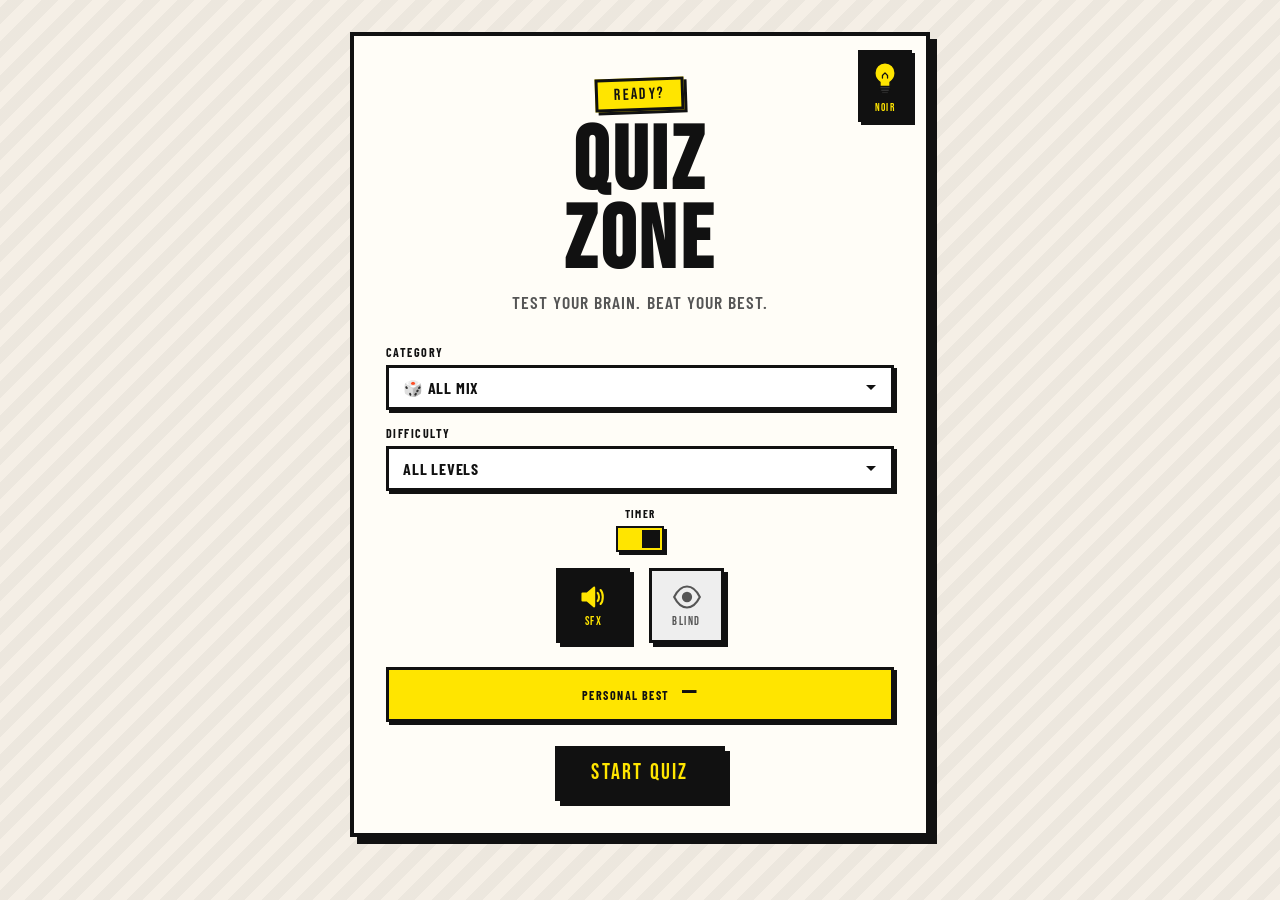
<file: 01-quiz-game/index.html>
<!DOCTYPE html>
<html lang="en">
  <head>
    <meta charset="UTF-8" />
    <meta name="viewport" content="width=device-width, initial-scale=1.0" />
    <title>QUIZ ZONE</title>
    <link rel="preconnect" href="https://fonts.googleapis.com" />
    <link rel="preconnect" href="https://fonts.gstatic.com" crossorigin />
    <link
      href="https://fonts.googleapis.com/css2?family=Bebas+Neue&family=Barlow+Condensed:ital,wght@0,400;0,600;0,700;1,400&display=swap"
      rel="stylesheet"
    />
    <link rel="stylesheet" href="style.css" />
  </head>
  <body>
    <div class="container">

      <!-- ===== SCREEN 1: START ===== -->
      <div class="screen active" id="start-screen">

        <!-- Theme toggle: bulb-shaped dark/light switcher -->
        <button class="theme-toggle" id="theme-toggle" title="Toggle Noir Mode" aria-label="Toggle dark/noir mode">
          <span class="bulb-icon">
            <!-- SVG bulb -->
            <svg viewBox="0 0 32 40" xmlns="http://www.w3.org/2000/svg" class="bulb-svg">
              <!-- bulb glass -->
              <path class="bulb-glass" d="M16 2 C9 2 4 7.5 4 14 C4 18.5 6.5 22.5 10 25 L10 30 L22 30 L22 25 C25.5 22.5 28 18.5 28 14 C28 7.5 23 2 16 2Z"/>
              <!-- filament -->
              <path class="bulb-filament" d="M13 20 L13 17 L16 14 L19 17 L19 20" fill="none" stroke-width="1.5" stroke-linecap="round" stroke-linejoin="round"/>
              <!-- base segments -->
              <rect class="bulb-base" x="10" y="30" width="12" height="3" rx="0"/>
              <rect class="bulb-base" x="11" y="33" width="10" height="3" rx="0"/>
              <rect class="bulb-base" x="12" y="36" width="8" height="2" rx="0"/>
            </svg>
          </span>
          <span class="theme-toggle-label" id="theme-label">NOIR</span>
        </button>

        <div class="start-badge">READY?</div>
        <h1 class="start-title">QUIZ<br />ZONE</h1>
        <p class="start-subtitle">Test your brain. Beat your best.</p>

        <!-- Config: Category -->
        <div class="config-block">
          <label class="config-label" for="category-select">CATEGORY</label>
          <select id="category-select" class="nb-select">
            <option value="all">🎲 All Mix</option>
            <option value="geography">🌍 Geography</option>
            <option value="science">🔬 Science</option>
            <option value="popCulture">🎬 Pop Culture</option>
            <option value="tech">💻 Tech</option>
          </select>
        </div>

        <!-- Config: Difficulty -->
        <div class="config-block">
          <label class="config-label" for="difficulty-select">DIFFICULTY</label>
          <select id="difficulty-select" class="nb-select">
            <option value="all">ALL LEVELS</option>
            <option value="easy">EASY (70/25/5)</option>
            <option value="medium">MEDIUM (30/50/20)</option>
            <option value="hard">HARD (10/30/60)</option>
          </select>
        </div>

        <!-- TIMER toggle (kept as standard toggle, below the icon controls) -->
        <div class="timer-toggle-row">
          <div class="toggle-item">
            <span class="toggle-label">TIMER</span>
            <label class="nb-toggle">
              <input type="checkbox" id="timer-toggle" checked />
              <span class="toggle-track"></span>
            </label>
          </div>
        </div>

        <!-- Floating icon controls: Sound + Blind -->
        <div class="floating-controls-row">
          <!-- Sound icon button -->
          <button class="float-ctrl-btn" id="sound-ctrl" title="Toggle Sound" aria-label="Toggle sound" data-active="true">
            <svg class="ctrl-icon" viewBox="0 0 24 24" xmlns="http://www.w3.org/2000/svg">
              <!-- speaker body -->
              <polygon points="3,9 3,15 7,15 13,20 13,4 7,9" class="icon-fill" stroke-linejoin="round"/>
              <!-- sound waves (shown when active) -->
              <g class="sound-waves">
                <path d="M16 8.5 C17.5 10 17.5 14 16 15.5" fill="none" stroke-linecap="round" stroke-width="1.8"/>
                <path d="M18.5 6 C21 8.5 21 15.5 18.5 18" fill="none" stroke-linecap="round" stroke-width="1.8"/>
              </g>
              <!-- mute X (shown when inactive) -->
              <g class="mute-x" style="display:none;">
                <line x1="16" y1="8" x2="22" y2="14" stroke-linecap="round" stroke-width="2"/>
                <line x1="22" y1="8" x2="16" y2="14" stroke-linecap="round" stroke-width="2"/>
              </g>
            </svg>
            <span class="float-ctrl-label">SFX</span>
          </button>

          <!-- Blind mode icon button -->
          <button class="float-ctrl-btn" id="blind-ctrl" title="Toggle Blind Mode" aria-label="Toggle blind mode" data-active="false">
            <svg class="ctrl-icon" viewBox="0 0 24 24" xmlns="http://www.w3.org/2000/svg">
              <!-- eye shape (shown when blind=OFF, eye visible) -->
              <g class="eye-open">
                <path d="M1 12 C4 6 8 3 12 3 C16 3 20 6 23 12 C20 18 16 21 12 21 C8 21 4 18 1 12Z" class="icon-stroke-only" fill="none" stroke-width="1.8"/>
                <circle cx="12" cy="12" r="3.5" class="icon-fill"/>
              </g>
              <!-- slash line (shown when blind=ON) -->
              <line class="blind-slash" x1="3" y1="3" x2="21" y2="21" stroke-linecap="round" stroke-width="2.2" style="display:none;"/>
            </svg>
            <span class="float-ctrl-label">BLIND</span>
          </button>
        </div>

        <!-- Personal best display -->
        <div class="personal-best" id="personal-best">
          <span class="pb-label">PERSONAL BEST</span>
          <span class="pb-score" id="pb-score">—</span>
        </div>

        <button id="start-btn" class="nb-btn primary">START QUIZ</button>
      </div>

      <!-- ===== SCREEN 2: QUIZ ===== -->
      <div class="screen" id="quiz-screen">

        <!-- Top HUD bar -->
        <div class="quiz-hud">
          <div class="hud-block">
            <span class="hud-label">QUESTION</span>
            <span class="hud-value">
              <span id="current-question">1</span>/<span id="total-questions">10</span>
            </span>
          </div>
          <div class="hud-block" id="combo-block" style="display:none;">
            <span class="hud-label">COMBO</span>
            <span class="hud-value combo-value" id="combo-display">×1</span>
          </div>
          <div class="hud-block">
            <span class="hud-label">SCORE</span>
            <span class="hud-value" id="score">0</span>
          </div>
        </div>

        <!-- Arcade Combo Timer Bar -->
        <div class="combo-timer-wrap" id="timer-bar-wrap">
          <!-- Left: Combo multiplier tag -->
          <div class="combo-tag" id="combo-tag">
            <span class="combo-tag-text" id="combo-tag-text">COMBO : ×1.0</span>
          </div>
          <!-- Center: the fill bar -->
          <div class="timer-bar" id="timer-bar">
            <div class="timer-fill" id="timer-fill"></div>
          </div>
          <!-- Right: Digital stopwatch -->
          <div class="stopwatch" id="stopwatch">
            <span class="stopwatch-val" id="stopwatch-val">15<span class="stopwatch-ms">.00</span></span>
          </div>
        </div>

        <!-- Question card -->
        <div class="question-card" id="question-card">
          <div class="question-difficulty-tag" id="question-difficulty-tag">EASY</div>
          <h2 id="question-text">Question goes here</h2>
          <div class="keyboard-hint">Press 1–4 to answer</div>
        </div>

        <!-- Answers -->
        <div id="answers-container" class="answers-container"></div>

        <!-- Lifeline row -->
        <div class="lifeline-row">
          <button class="nb-btn lifeline-btn" id="lifeline-btn" title="Remove 2 wrong answers — costs half max points">
            <span class="lifeline-icon">½</span>
            <span class="lifeline-text">50/50</span>
            <!-- Cost indicator -->
            <span class="lifeline-cost" id="lifeline-cost">
              <svg viewBox="0 0 20 20" class="coin-icon">
                <circle cx="10" cy="10" r="8" class="coin-body"/>
                <text x="10" y="14" text-anchor="middle" class="coin-text">¢</text>
              </svg>
              <span>−50%</span>
            </span>
          </button>
          <div class="bonus-float" id="bonus-float"></div>
        </div>

        <!-- Progress bar -->
        <div class="progress-bar">
          <div id="progress" class="progress"></div>
        </div>
      </div>

      <!-- ===== SCREEN 3: RESULT ===== -->
      <div id="result-screen" class="screen">
        <h2 class="result-header">RESULTS</h2>

        <!-- Raw score stamp — no /10 denominator -->
        <div class="score-stamp-wrap">
          <div class="score-stamp" id="score-stamp">
            <span class="score-stamp-label">SCORE</span>
            <span id="final-score">0</span>
            <!-- Hidden max-score span for JS compatibility, not displayed -->
            <span id="max-score" style="display:none;">10</span>
          </div>
        </div>

        <!-- New high score badge -->
        <div class="new-best-badge" id="new-best-badge" style="display:none;">
          🏆 NEW BEST!
        </div>

        <div id="result-message" class="result-message">GOOD JOB!</div>

        <div class="result-stats">
          <div class="stat-pill">
            <span class="stat-pill-label">STREAK</span>
            <span class="stat-pill-val" id="result-streak">0</span>
          </div>
          <div class="stat-pill">
            <span class="stat-pill-label">MAX COMBO</span>
            <span class="stat-pill-val" id="result-max-combo">×1</span>
          </div>
          <div class="stat-pill">
            <span class="stat-pill-label">TIME LEFT</span>
            <span class="stat-pill-val" id="result-time">—</span>
          </div>
        </div>

        <div class="result-actions">
          <button id="review-btn" class="nb-btn secondary">REVIEW ANSWERS</button>
          <button id="restart-btn" class="nb-btn primary">PLAY AGAIN</button>
        </div>
      </div>

      <!-- ===== SCREEN 4: REVIEW ===== -->
      <div id="review-screen" class="screen">
        <h2 class="result-header">ANSWER REVIEW</h2>
        <div id="review-list" class="review-list"></div>
        <button id="back-to-result-btn" class="nb-btn primary">BACK</button>
      </div>

    </div><!-- end .container -->

    <script src="script.js"></script>
  </body>
</html>
</file>
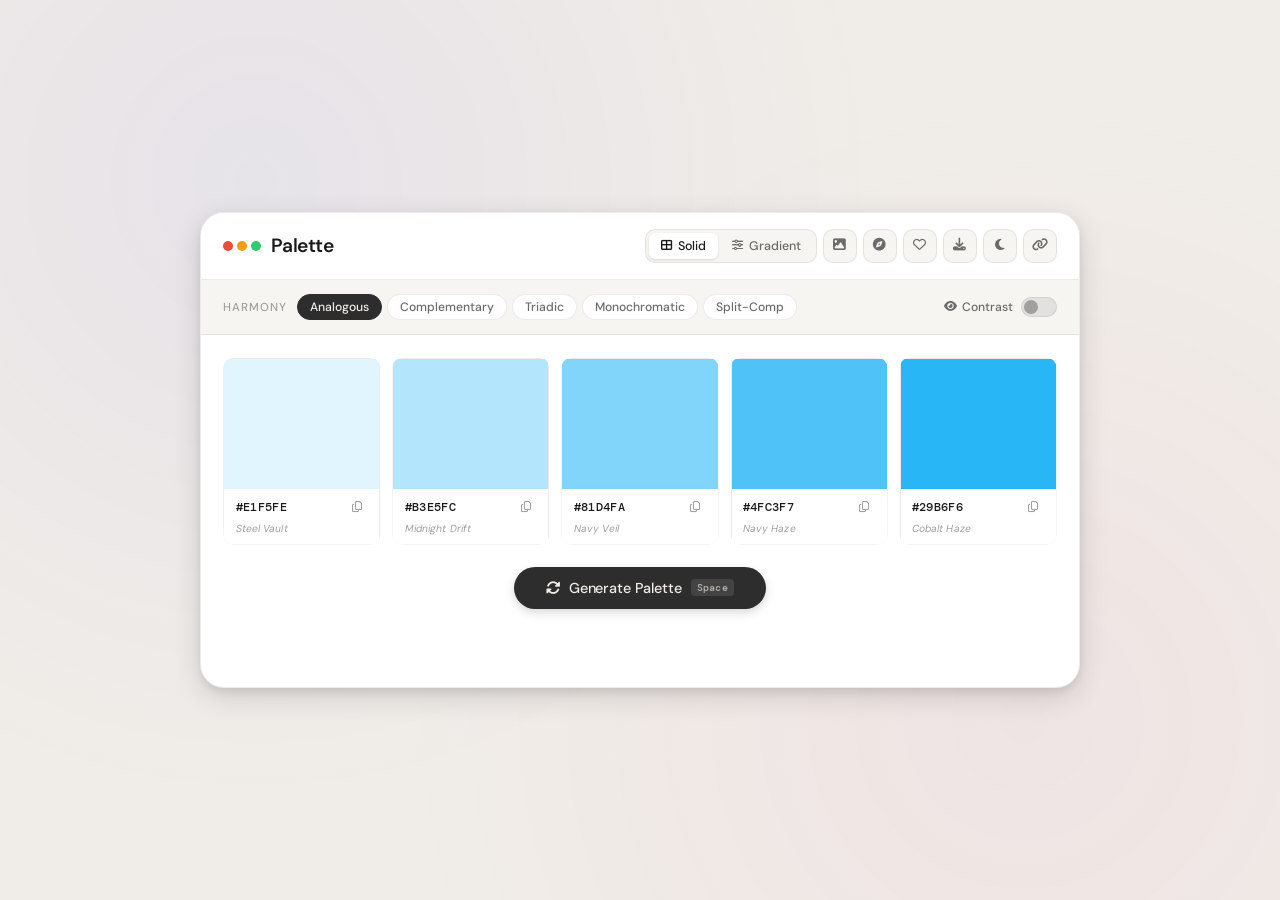
<file: 02-color-palette-generator/index.html>
<!DOCTYPE html>
<html lang="en" data-theme="light">
  <head>
    <meta charset="UTF-8" />
    <meta name="viewport" content="width=device-width, initial-scale=1.0" />
    <title>Palette — Color Theory Generator</title>
    <link
      rel="stylesheet"
      href="https://cdnjs.cloudflare.com/ajax/libs/font-awesome/6.7.2/css/all.min.css"
      integrity="sha512-Evv84Mr4kqVGRNSgIGL/F/aIDqQb7xQ2vcrdIwxfjThSH8CSR7PBEakCr51Ck+w+/U6swU2Im1vVX0SVk9ABhg=="
      crossorigin="anonymous"
      referrerpolicy="no-referrer"
    />
    <link rel="preconnect" href="https://fonts.googleapis.com" />
    <link rel="preconnect" href="https://fonts.gstatic.com" crossorigin />
    <link href="https://fonts.googleapis.com/css2?family=DM+Sans:ital,opsz,wght@0,9..40,300;0,9..40,400;0,9..40,500;0,9..40,600;1,9..40,300&family=DM+Mono:wght@400;500&display=swap" rel="stylesheet" />
    <link rel="stylesheet" href="style.css" />
  </head>
  <body>

    <div class="app">

      <!-- ── HEADER ── -->
      <header class="header">
        <div class="header-left">
          <div class="logo-mark">
            <span class="logo-dot" style="background:#e74c3c"></span>
            <span class="logo-dot" style="background:#f39c12"></span>
            <span class="logo-dot" style="background:#2ecc71"></span>
          </div>
          <h1 class="app-title">Palette</h1>
        </div>
        <div class="header-right">

          <!-- View Mode Toggle -->
          <div class="mode-toggle" title="Toggle view">
            <button class="mode-btn active" id="mode-solid" data-mode="solid">
              <i class="fas fa-th-large"></i>
              <span>Solid</span>
            </button>
            <button class="mode-btn" id="mode-gradient" data-mode="gradient">
              <i class="fas fa-sliders-h"></i>
              <span>Gradient</span>
            </button>
          </div>

          <!-- Image Extract Button (Upgrade 15) -->
          <button class="icon-btn" id="image-btn" title="Extract palette from image">
            <i class="fas fa-image"></i>
          </button>
          <!-- Hidden file input for image extraction -->
          <input type="file" id="image-input" accept="image/*" style="display:none" />

          <!-- Explore / Favorites Toggle (Upgrade 18) -->
          <button class="icon-btn" id="explore-btn" title="Explore mode & favorites (E)">
            <i class="fas fa-compass"></i>
          </button>

          <!-- Save to Favorites (Upgrade 18) -->
          <button class="icon-btn" id="fav-btn" title="Save palette to favorites (F)">
            <i class="far fa-heart"></i>
          </button>

          <!-- Undo Button -->
          <button class="icon-btn hidden" id="undo-btn" title="Undo last generation (Z)">
            <i class="fas fa-undo"></i>
          </button>

          <!-- Export Button -->
          <div class="export-wrap" id="export-wrap">
            <button class="icon-btn" id="export-btn" title="Export palette">
              <i class="fas fa-download"></i>
            </button>
            <div class="export-dropdown hidden" id="export-dropdown">
              <button class="export-item" data-format="png">
                <i class="fas fa-image"></i>
                <span>Export as PNG</span>
              </button>
              <button class="export-item" data-format="css">
                <i class="fas fa-code"></i>
                <span>CSS Variables</span>
              </button>
              <button class="export-item" data-format="json">
                <i class="fas fa-file-code"></i>
                <span>JSON Data</span>
              </button>
              <button class="export-item" data-format="tailwind">
                <i class="fas fa-wind"></i>
                <span>Tailwind Config</span>
              </button>
            </div>
          </div>

          <!-- Theme Toggle -->
          <button class="icon-btn" id="theme-btn" title="Toggle dark mode (D)">
            <i class="fas fa-moon" id="theme-icon"></i>
          </button>

          <!-- Share Button -->
          <button class="icon-btn" id="share-btn" title="Share palette (copy URL)">
            <i class="fas fa-link"></i>
          </button>

        </div>
      </header>

      <!-- ── IMAGE SOURCE BADGE (shows when palette came from image) ── -->
      <div class="image-source-bar hidden" id="image-source-bar">
        <i class="fas fa-image"></i>
        <span>Palette extracted from image</span>
        <button class="image-source-clear" id="image-source-clear" title="Clear">
          <i class="fas fa-times"></i>
        </button>
      </div>

      <!-- ── CONTROLS BAR ── -->
      <div class="controls-bar" id="controls-bar">
        <div class="harmony-selector">
          <span class="controls-label">Harmony</span>
          <div class="harmony-pills">
            <button class="pill active" data-harmony="analogous">Analogous</button>
            <button class="pill" data-harmony="complementary">Complementary</button>
            <button class="pill" data-harmony="triadic">Triadic</button>
            <button class="pill" data-harmony="monochromatic">Monochromatic</button>
            <button class="pill" data-harmony="split">Split-Comp</button>
          </div>
        </div>
        <div class="a11y-toggle-wrap">
          <label class="toggle-label" for="a11y-toggle">
            <i class="fas fa-eye"></i>
            <span>Contrast</span>
          </label>
          <label class="switch">
            <input type="checkbox" id="a11y-toggle" />
            <span class="switch-track"></span>
          </label>
        </div>
      </div>

      <!-- ── PALETTE AREA ── -->
      <main class="palette-wrapper" id="palette-wrapper">
        <div class="palette-container" id="palette-container"></div>
        <div class="gradient-container hidden" id="gradient-container">
          <div class="gradient-preview" id="gradient-preview"></div>
          <div class="gradient-stops" id="gradient-stops"></div>
          <div class="gradient-css-output">
            <span class="gradient-css-label">CSS</span>
            <code id="gradient-css-code"></code>
            <button class="copy-css-btn" id="copy-css-btn" title="Copy CSS">
              <i class="far fa-copy"></i>
            </button>
          </div>
        </div>
      </main>

      <!-- ── EXPLORE MODE: FAVORITES SHELF (Upgrade 18) ── -->
      <div class="favorites-shelf hidden" id="favorites-shelf">
        <div class="shelf-header">
          <span class="shelf-title">
            <i class="fas fa-heart"></i> Favorites
          </span>
          <button class="shelf-clear-btn" id="shelf-clear-btn" title="Clear all favorites">
            Clear all
          </button>
        </div>
        <div class="shelf-list" id="shelf-list">
          <!-- favorite swatchsets injected by JS -->
        </div>
        <p class="shelf-empty" id="shelf-empty">
          Press <kbd>F</kbd> or click ♡ to save palettes you love.
        </p>
      </div>

      <!-- ── GENERATE BUTTON ── -->
      <div class="generate-wrap">
        <button id="generate-btn">
          <i class="fas fa-sync-alt"></i>
          Generate Palette
          <span class="kbd-hint">Space</span>
        </button>
      </div>

      <!-- ── KEYBOARD LEGEND ── -->
      <div class="kbd-legend" id="kbd-legend">
        <span class="kbd-item"><kbd>Space</kbd> Generate</span>
        <span class="kbd-item"><kbd>←</kbd><kbd>→</kbd> Navigate</span>
        <span class="kbd-item"><kbd>Enter</kbd> Detail</span>
        <span class="kbd-item"><kbd>L</kbd> Lock</span>
        <span class="kbd-item"><kbd>C</kbd> Copy</span>
        <span class="kbd-item"><kbd>F</kbd> Favorite</span>
        <span class="kbd-item"><kbd>E</kbd> Explore</span>
        <span class="kbd-item"><kbd>Z</kbd> Undo</span>
        <span class="kbd-item"><kbd>D</kbd> Dark</span>
      </div>

      <!-- ── DND HINT ── -->
      <div class="dnd-hint hidden" id="dnd-hint">
        <i class="fas fa-arrows-alt"></i> Drag to reorder
      </div>

      <!-- ── TOAST ── -->
      <div class="toast" id="toast"></div>

    </div><!-- /.app -->

    <!-- ── COLOR DETAIL PANEL ── -->
    <div class="panel-overlay hidden" id="panel-overlay">
      <div class="detail-panel" id="detail-panel" role="dialog" aria-modal="true" aria-label="Color details">

        <div class="panel-header">
          <div class="panel-swatch" id="panel-swatch"></div>
          <div class="panel-title-block">
            <p class="panel-color-name" id="panel-color-name"></p>
            <p class="panel-hex" id="panel-hex"></p>
          </div>
          <button class="panel-close" id="panel-close" title="Close (Esc)">
            <i class="fas fa-times"></i>
          </button>
        </div>

        <div class="panel-section">
          <p class="panel-section-label">Color values</p>
          <div class="panel-values">
            <div class="panel-value-item" id="pv-hex">
              <span class="panel-value-label">HEX</span>
              <span class="panel-value-code" id="pv-hex-val"></span>
              <button class="pv-copy" data-field="hex"><i class="far fa-copy"></i></button>
            </div>
            <div class="panel-value-item" id="pv-rgb">
              <span class="panel-value-label">RGB</span>
              <span class="panel-value-code" id="pv-rgb-val"></span>
              <button class="pv-copy" data-field="rgb"><i class="far fa-copy"></i></button>
            </div>
            <div class="panel-value-item" id="pv-hsl">
              <span class="panel-value-label">HSL</span>
              <span class="panel-value-code" id="pv-hsl-val"></span>
              <button class="pv-copy" data-field="hsl"><i class="far fa-copy"></i></button>
            </div>
          </div>
        </div>

        <div class="panel-section">
          <p class="panel-section-label">Fine-tune</p>
          <div class="panel-sliders">
            <div class="slider-row">
              <label class="slider-label" for="sl-h">H</label>
              <input type="range" id="sl-h" class="hsl-slider hue-slider" min="0" max="359" step="1" />
              <span class="slider-val" id="sl-h-val"></span>
            </div>
            <div class="slider-row">
              <label class="slider-label" for="sl-s">S</label>
              <input type="range" id="sl-s" class="hsl-slider sat-slider" min="0" max="100" step="1" />
              <span class="slider-val" id="sl-s-val">%</span>
            </div>
            <div class="slider-row">
              <label class="slider-label" for="sl-l">L</label>
              <input type="range" id="sl-l" class="hsl-slider lig-slider" min="0" max="100" step="1" />
              <span class="slider-val" id="sl-l-val">%</span>
            </div>
          </div>
        </div>

        <div class="panel-section">
          <p class="panel-section-label">Shades &amp; tints</p>
          <div class="panel-shades" id="panel-shades"></div>
        </div>

        <div class="panel-section">
          <p class="panel-section-label">Complementary</p>
          <div class="panel-comp-row">
            <div class="panel-comp-swatch" id="panel-comp-swatch"></div>
            <span class="panel-comp-hex" id="panel-comp-hex"></span>
            <button class="pv-copy" id="panel-comp-copy"><i class="far fa-copy"></i></button>
          </div>
        </div>

        <div class="panel-section">
          <p class="panel-section-label">Accessibility</p>
          <div class="panel-wcag" id="panel-wcag"></div>
        </div>

      </div>
    </div>

    <!-- ── IMAGE PROCESSING CANVAS (hidden, used for extraction) ── -->
    <canvas id="extract-canvas" style="display:none"></canvas>

    <script src="script.js"></script>
  </body>
</html>
</file>
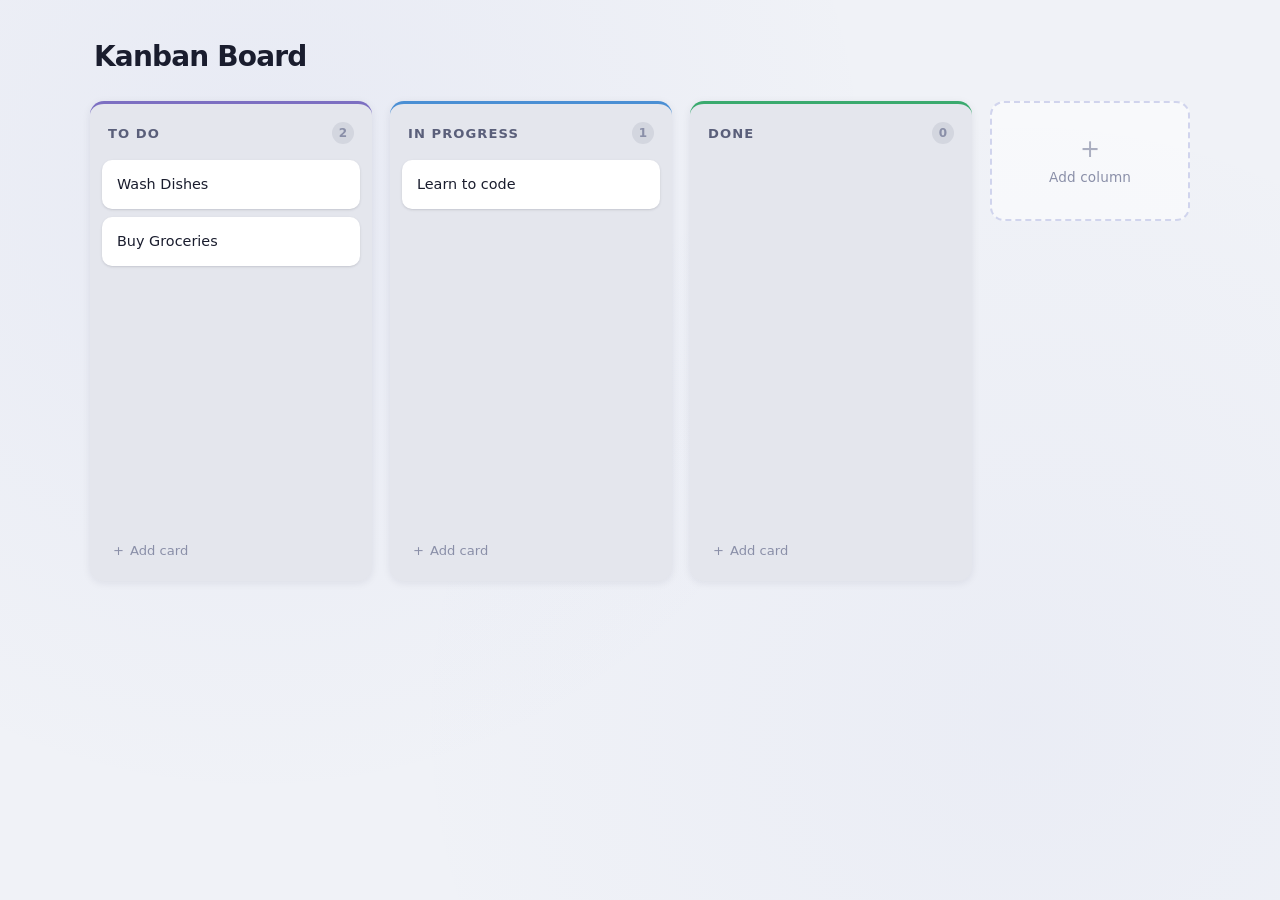
<file: 03-drag-and-drop/index.html>
<!DOCTYPE html>
<html lang="en">
  <head>
    <meta charset="UTF-8" />
    <meta name="viewport" content="width=device-width, initial-scale=1.0" />
    <title>Kanban Board</title>
    <link rel="stylesheet" href="style.css" />
  </head>
  <body>

    <!-- Rich custom drag ghost (Tier 4: upgraded from plain-text to structured mini-card) -->
    <div class="drag-ghost" id="dragGhost" aria-hidden="true">
      <span class="drag-ghost__stripe" id="ghostStripe"></span>
      <span class="drag-ghost__label"  id="ghostLabel"></span>
      <span class="drag-ghost__origin" id="ghostOrigin"></span>
    </div>

    <!-- Toast notification for constraint feedback & persistence events -->
    <div class="toast" id="toast" role="status" aria-live="polite" aria-atomic="true"></div>

    <!-- Screen-reader live region for keyboard drag announcements (Tier 3 A11Y) -->
    <div id="a11yAnnounce" class="sr-only" role="log" aria-live="assertive" aria-atomic="true"></div>

    <!-- Undo bar (Tier 3) -->
    <div class="undo-bar" id="undoBar" aria-live="polite">
      <span id="undoMsg">Card moved</span>
      <span class="undo-sep"></span>
      <button id="undoBtn" aria-label="Undo last card move">Undo</button>
    </div>

    <div class="container">
      <h1>Kanban Board</h1>

      <div class="board" id="board" role="main">

        <!-- LIST 1: To Do — accepts cards from any column -->
        <div
          class="list"
          id="list1"
          role="region"
          aria-label="To Do column"
          data-label="To Do"
          data-color="purple"
          data-allowed-from="list1,list2,list3"
        >
          <div class="list-header">
            <h2>To Do</h2>
            <span class="card-count" aria-live="polite">2</span>
          </div>
          <div class="cards-area" id="area1">
            <div class="card" draggable="true" id="card1" role="listitem" tabindex="0" aria-grabbed="false" aria-label="Wash Dishes. Press Space to pick up.">Wash Dishes</div>
            <div class="card" draggable="true" id="card2" role="listitem" tabindex="0" aria-grabbed="false" aria-label="Buy Groceries. Press Space to pick up.">Buy Groceries</div>
          </div>
          <button class="add-card-btn" data-list="list1" aria-label="Add card to To Do">
            <span aria-hidden="true">+</span> Add card
          </button>
        </div>

        <!-- LIST 2: In Progress — accepts cards from any column -->
        <div
          class="list"
          id="list2"
          role="region"
          aria-label="In Progress column"
          data-label="In Progress"
          data-color="blue"
          data-allowed-from="list1,list2,list3"
        >
          <div class="list-header">
            <h2>In Progress</h2>
            <span class="card-count" aria-live="polite">1</span>
          </div>
          <div class="cards-area" id="area2">
            <div class="card" draggable="true" id="card3" role="listitem" tabindex="0" aria-grabbed="false" aria-label="Learn to code. Press Space to pick up.">Learn to code</div>
          </div>
          <button class="add-card-btn" data-list="list2" aria-label="Add card to In Progress">
            <span aria-hidden="true">+</span> Add card
          </button>
        </div>

        <!-- LIST 3: Done — accepts cards from any column -->
        <div
          class="list"
          id="list3"
          role="region"
          aria-label="Done column"
          data-label="Done"
          data-color="green"
          data-allowed-from="list1,list2,list3"
        >
          <div class="list-header">
            <h2>Done</h2>
            <span class="card-count" aria-live="polite">0</span>
          </div>
          <div class="cards-area" id="area3">
          </div>
          <button class="add-card-btn" data-list="list3" aria-label="Add card to Done">
            <span aria-hidden="true">+</span> Add card
          </button>
        </div>

        <!-- Add column button (Tier 4: Component architecture) -->
        <button class="add-list-btn" id="addListBtn" aria-label="Add new column">
          <span class="add-list-icon" aria-hidden="true">+</span>
          <span>Add column</span>
        </button>

      </div>
    </div>

    <!-- Inline card editor (Tier 4) -->
    <div class="card-editor" id="cardEditor" aria-modal="true" role="dialog" aria-label="Add new card" hidden>
      <div class="card-editor__inner">
        <textarea
          class="card-editor__input"
          id="cardEditorInput"
          placeholder="Card title…"
          rows="2"
          maxlength="120"
          aria-label="Card title"
        ></textarea>
        <div class="card-editor__actions">
          <button class="card-editor__save"   id="cardEditorSave">Add card</button>
          <button class="card-editor__cancel" id="cardEditorCancel">Cancel</button>
        </div>
      </div>
    </div>

    <script src="script.js"></script>
  </body>
</html>
</file>
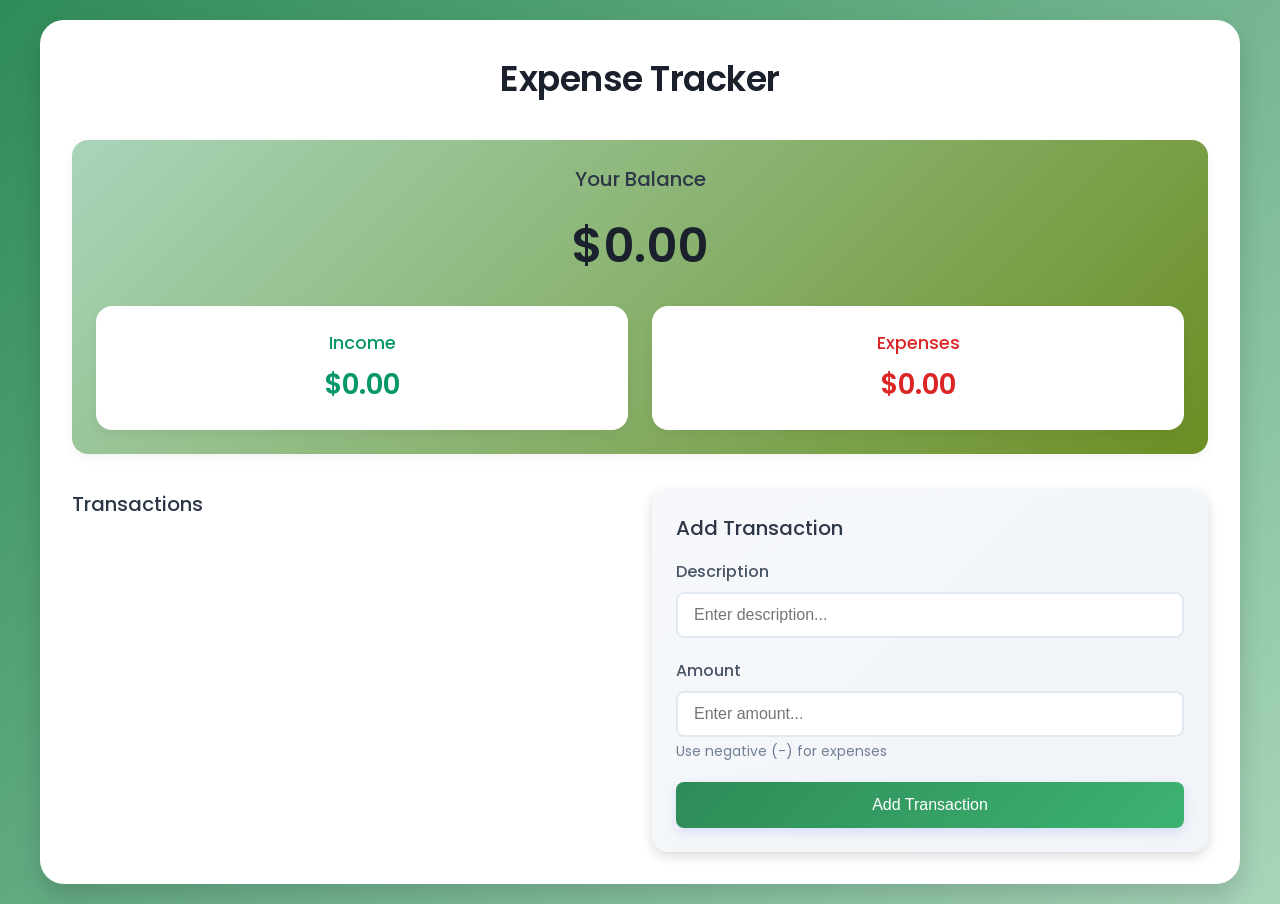
<file: 04-expense-tracker/index.html>
<!DOCTYPE html>
<html lang="en">
  <head>
    <meta charset="UTF-8" />
    <meta name="viewport" content="width=device-width, initial-scale=1.0" />
    <title>Expense Tracker</title>
    <link rel="stylesheet" href="style.css" />
    <link
      href="https://fonts.googleapis.com/css?family=Poppins:100,100italic,200,200italic,300,300italic,regular,italic,500,500italic,600,600italic,700,700italic,800,800italic,900,900italic"
      rel="stylesheet"
    />
  </head>
  <body>
    <div class="container">
      <h1>Expense Tracker</h1>

      <div class="balance-container">
        <h2>Your Balance</h2>
        <h1 id="balance">$0.00</h1>

        <div class="summary">
          <div class="income">
            <h3>Income</h3>
            <p id="income-amount">$0.00</p>
          </div>
          <div class="expenses">
            <h3>Expenses</h3>
            <p id="expense-amount">$0.00</p>
          </div>
        </div>
      </div>

      <div class="main-content">
        <div class="transaction-container">
          <h2>Transactions</h2>
          <ul id="transaction-list">
            <!-- TRANSACTIONS WILL BE INSERTED HERE -->
          </ul>
        </div>

        <div class="form-container">
          <h2>Add Transaction</h2>

          <form id="transaction-form">
            <div class="form-group">
              <label for="description">Description</label>
              <input type="text" id="description" placeholder="Enter description..." required />
            </div>

            <div class="form-group">
              <label for="amount">Amount</label>
              <input type="number" id="amount" placeholder="Enter amount..." required />
              <small>Use negative (-) for expenses</small>
            </div>

            <button type="submit">Add Transaction</button>
          </form>
        </div>
      </div>
    </div>

    <script src="script.js"></script>
  </body>
</html>
</file>
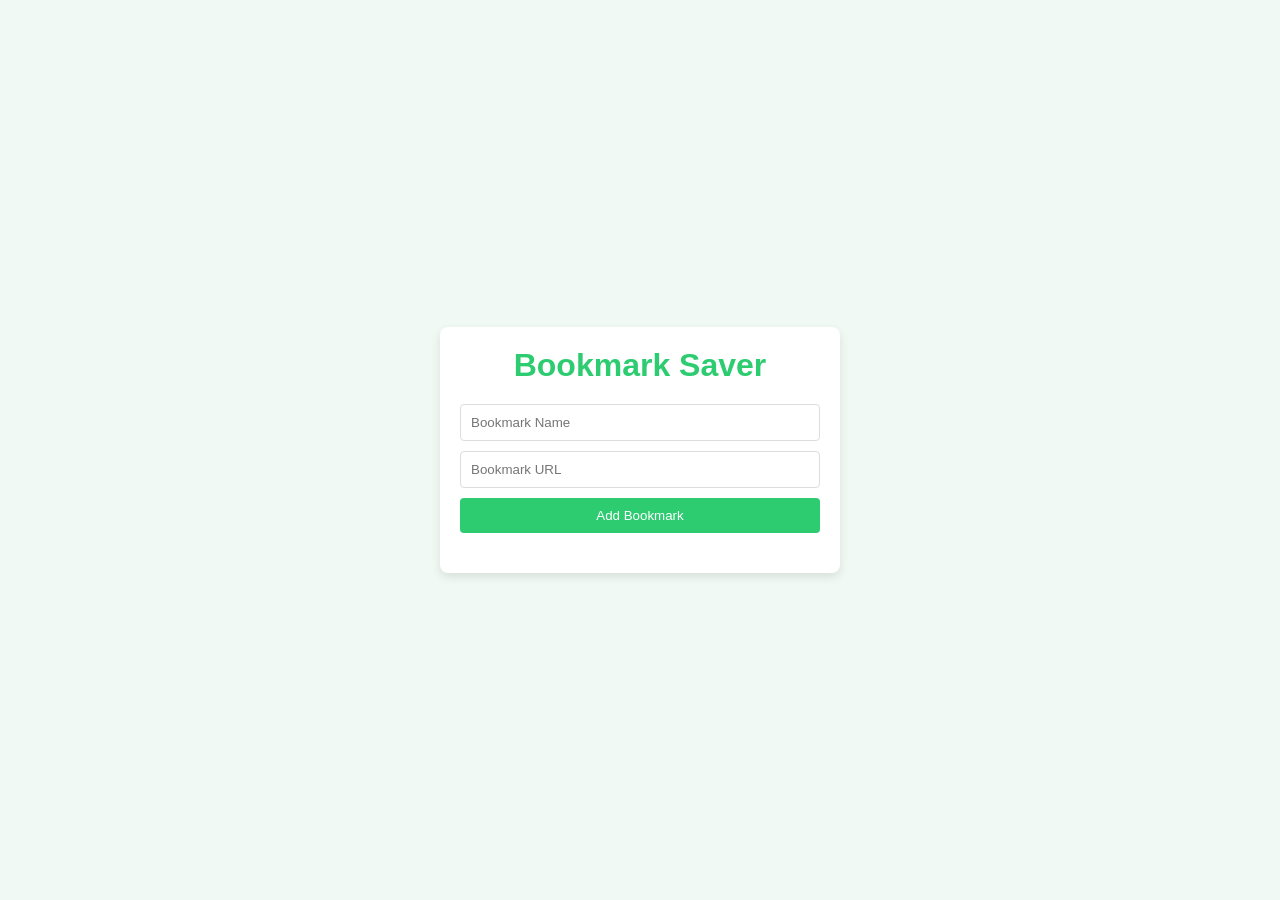
<file: 05-bookmark-saver/index.html>
<!DOCTYPE html>
<html lang="en">
  <head>
    <meta charset="UTF-8" />
    <meta name="viewport" content="width=device-width, initial-scale=1.0" />
    <title>Bookmark Saver</title>
    <link rel="stylesheet" href="style.css" />
  </head>
  <body>
    <div class="app-container">
      <h1>Bookmark Saver</h1>
      <div class="input-container">
        <input type="text" id="bookmark-name" placeholder="Bookmark Name" />
        <input type="url" id="bookmark-url" placeholder="Bookmark URL" />
        <button id="add-bookmark">Add Bookmark</button>
      </div>

      <ul id="bookmark-list"></ul>
    </div>

    <script src="script.js"></script>
  </body>
</html>
</file>
<file: 01-quiz-game/style.css>
/* =============================================
   QUIZ ZONE — Neobrutalist × Noir CSS
   Dual-theme: Light Neo-Brutalism  ←→  Noir Brutalism
   All theme tokens live in :root (light) and
   body.noir (dark) overrides.
   ============================================= */

/* ── DESIGN TOKENS: LIGHT MODE ── */
:root {
  /* Core palette */
  --nb-black:       #111111;
  --nb-white:       #FFFFFF;
  --nb-yellow:      #FFE500;
  --nb-coral:       #FF4D4D;
  --nb-green:       #00E676;
  --nb-blue:        #2979FF;
  --nb-orange:      #FF9F00;

  /* Theme surface tokens (light) */
  --bg:             #F5EFE6;
  --card-bg:        #FFFDF7;
  --container-bg:   #FFFDF7;
  --text-primary:   #111111;
  --text-muted:     #555555;
  --text-dimmer:    #888888;
  --border-color:   #111111;
  --hud-bg:         #111111;
  --hud-text:       #FFFFFF;
  --hud-border:     #333333;
  --select-bg:      #FFFFFF;
  --select-arrow:   %23111;
  --progress-bg:    #eeeeee;
  --pb-bg:          var(--nb-yellow);
  --answer-bg:      #FFFDF7;

  /* Accent (light = yellow) */
  --accent:         #FFE500;
  --accent-alt:     #00E676;
  --accent-text:    #111111;

  /* Shadows & borders */
  --nb-border:       3px solid var(--border-color);
  --nb-border-thick: 4px solid var(--border-color);
  --nb-shadow:       5px 5px 0px var(--border-color);
  --nb-shadow-sm:    3px 3px 0px var(--border-color);
  --nb-shadow-lg:    7px 7px 0px var(--border-color);

  /* Combo timer bar */
  --combo-bar-bg:    #eeeeee;
  --combo-tag-bg:    #111111;
  --combo-tag-text:  #FFE500;
  --stopwatch-bg:    #111111;
  --stopwatch-text:  #FFFFFF;

  /* Score stamp */
  --stamp-bg:        var(--nb-yellow);
  --stamp-text:      #111111;
  --stamp-border:    #111111;

  /* Float ctrl */
  --ctrl-bg:         #FFFDF7;
  --ctrl-active-bg:  #111111;
  --ctrl-active-text:#FFE500;
  --ctrl-inactive-bg:#eeeeee;
  --ctrl-shadow:     4px 4px 0px #111111;

  /* Theme toggle */
  --toggle-bg:       #111111;
  --toggle-text:     #FFE500;
  --toggle-bulb-fill:#FFE500;
  --toggle-filament: #111111;
  --toggle-base-col: #333333;

  /* Lifeline */
  --lifeline-bg:     #FFFDF7;

  /* Body stripe */
  --stripe-color:    rgba(0,0,0,0.035);

  --font-display: 'Bebas Neue', sans-serif;
  --font-body:    'Barlow Condensed', sans-serif;
}

/* ── DESIGN TOKENS: NOIR / DARK MODE ── */
body.noir {
  /* Surfaces */
  --bg:             #0a0a0a;
  --card-bg:        #131313;
  --container-bg:   #131313;
  --text-primary:   #F0F0F0;
  --text-muted:     #AAAAAA;
  --text-dimmer:    #666666;
  --border-color:   #F0F0F0;
  --hud-bg:         #0a0a0a;
  --hud-text:       #F0F0F0;
  --hud-border:     #2a2a2a;
  --select-bg:      #1c1c1c;
  --select-arrow:   %23F0F0F0;
  --progress-bg:    #222222;
  --pb-bg:          #1c1c1c;
  --answer-bg:      #1c1c1c;

  /* Accent (noir = acid green / electric yellow) */
  --accent:         #C6FF00;
  --accent-alt:     #00FFAB;
  --accent-text:    #0a0a0a;
  --nb-yellow:      #C6FF00;
  --nb-green:       #00FFAB;
  --nb-coral:       #FF4D6A;

  /* Shadows & borders override to stark white */
  --nb-border:       3px solid var(--border-color);
  --nb-border-thick: 4px solid var(--border-color);
  --nb-shadow:       5px 5px 0px var(--border-color);
  --nb-shadow-sm:    3px 3px 0px var(--border-color);
  --nb-shadow-lg:    7px 7px 0px var(--border-color);

  /* Combo timer */
  --combo-bar-bg:    #1c1c1c;
  --combo-tag-bg:    #C6FF00;
  --combo-tag-text:  #0a0a0a;
  --stopwatch-bg:    #C6FF00;
  --stopwatch-text:  #0a0a0a;

  /* Score stamp */
  --stamp-bg:        #C6FF00;
  --stamp-text:      #0a0a0a;
  --stamp-border:    #F0F0F0;

  /* Float ctrl */
  --ctrl-bg:         #1c1c1c;
  --ctrl-active-bg:  #C6FF00;
  --ctrl-active-text:#0a0a0a;
  --ctrl-inactive-bg:#111111;
  --ctrl-shadow:     4px 4px 0px #F0F0F0;

  /* Theme toggle */
  --toggle-bg:       #C6FF00;
  --toggle-text:     #0a0a0a;
  --toggle-bulb-fill:#C6FF00;
  --toggle-filament: #0a0a0a;
  --toggle-base-col: #888888;

  /* Lifeline */
  --lifeline-bg:     #1c1c1c;

  /* Body stripe */
  --stripe-color:    rgba(255,255,255,0.025);
}


/* ── RESET ── */
*, *::before, *::after {
  margin: 0;
  padding: 0;
  box-sizing: border-box;
}

/* ── BODY + STRIPE TEXTURE ── */
body {
  min-height: 100vh;
  display: flex;
  justify-content: center;
  align-items: flex-start;
  padding: 2rem 1rem;
  font-family: var(--font-body);
  background-color: var(--bg);
  background-image: repeating-linear-gradient(
    -45deg,
    transparent,
    transparent 12px,
    var(--stripe-color) 12px,
    var(--stripe-color) 24px
  );
  transition: background-color 0.25s ease, color 0.25s ease;
}

/* ── CONTAINER ── */
.container {
  background-color: var(--container-bg);
  border: var(--nb-border-thick);
  box-shadow: var(--nb-shadow-lg);
  width: 100%;
  max-width: 580px;
  position: relative;
  overflow: visible;
  transition: background-color 0.25s, border-color 0.25s, box-shadow 0.25s;
}

/* ── SCREENS ── */
.screen {
  display: none;
  padding: 2rem;
}
.screen.active {
  display: block;
  animation: screenIn 200ms ease-out;
}
@keyframes screenIn {
  from { opacity: 0; transform: translateX(30px); }
  to   { opacity: 1; transform: translateX(0); }
}


/* =============================================
   THEME TOGGLE — Bulb Button
   ============================================= */
.theme-toggle {
  position: absolute;
  top: 14px;
  right: 14px;
  display: flex;
  flex-direction: column;
  align-items: center;
  gap: 4px;
  background: var(--toggle-bg);
  border: var(--nb-border);
  box-shadow: var(--nb-shadow-sm);
  padding: 8px 10px 6px;
  cursor: pointer;
  transition: transform 0.1s, box-shadow 0.1s, background 0.25s;
  z-index: 10;
}
.theme-toggle:hover {
  transform: translate(-2px, -2px);
  box-shadow: var(--nb-shadow);
}
.theme-toggle:active {
  transform: translate(2px, 2px);
  box-shadow: 1px 1px 0 var(--border-color);
}
.bulb-svg {
  width: 28px;
  height: 34px;
  overflow: visible;
}
.bulb-glass {
  fill: var(--toggle-bulb-fill);
  stroke: var(--border-color);
  stroke-width: 1.8;
  transition: fill 0.25s;
}
.bulb-filament {
  stroke: var(--toggle-filament);
  transition: stroke 0.25s;
}
.bulb-base {
  fill: var(--toggle-base-col);
  stroke: var(--border-color);
  stroke-width: 1.2;
  transition: fill 0.25s;
}
.theme-toggle-label {
  font-family: var(--font-display);
  font-size: 0.7rem;
  letter-spacing: 0.1em;
  color: var(--toggle-text);
  line-height: 1;
  transition: color 0.25s;
}

/* Glow animation when noir is active */
body.noir .bulb-glass {
  filter: drop-shadow(0 0 6px var(--accent));
}
body.noir .theme-toggle {
  animation: bulbPulse 2.5s ease-in-out infinite;
}
@keyframes bulbPulse {
  0%, 100% { box-shadow: var(--nb-shadow-sm); }
  50%       { box-shadow: 3px 3px 0px var(--border-color), 0 0 12px rgba(198,255,0,0.25); }
}


/* =============================================
   START SCREEN
   ============================================= */
#start-screen {
  text-align: center;
}

.start-badge {
  display: inline-block;
  background: var(--accent);
  border: var(--nb-border);
  box-shadow: var(--nb-shadow-sm);
  font-family: var(--font-display);
  font-size: 1rem;
  letter-spacing: 0.15em;
  padding: 4px 16px;
  margin-bottom: 12px;
  margin-top: 10px;
  transform: rotate(-2deg);
  color: var(--accent-text);
  transition: background 0.25s, color 0.25s;
}

.start-title {
  font-family: var(--font-display);
  font-size: 5.5rem;
  line-height: 0.9;
  color: var(--text-primary);
  letter-spacing: 0.04em;
  margin-bottom: 10px;
  transition: color 0.25s;
}

.start-subtitle {
  font-size: 1.1rem;
  font-weight: 600;
  color: var(--text-muted);
  letter-spacing: 0.06em;
  text-transform: uppercase;
  margin-bottom: 2rem;
  transition: color 0.25s;
}

/* ── CONFIG BLOCKS ── */
.config-block {
  display: flex;
  flex-direction: column;
  align-items: flex-start;
  margin-bottom: 1rem;
  text-align: left;
}

.config-label {
  font-size: 0.75rem;
  font-weight: 700;
  letter-spacing: 0.12em;
  margin-bottom: 6px;
  color: var(--text-primary);
  transition: color 0.25s;
}

.nb-select {
  width: 100%;
  padding: 10px 14px;
  border: var(--nb-border);
  box-shadow: var(--nb-shadow-sm);
  background-color: var(--select-bg);
  color: var(--text-primary);
  font-family: var(--font-body);
  font-size: 1rem;
  font-weight: 700;
  text-transform: uppercase;
  letter-spacing: 0.05em;
  appearance: none;
  -webkit-appearance: none;
  background-image: url("data:image/svg+xml,%3Csvg xmlns='http://www.w3.org/2000/svg' width='12' height='12' viewBox='0 0 12 12'%3E%3Cpath fill='%23111' d='M6 8L1 3h10z'/%3E%3C/svg%3E");
  background-repeat: no-repeat;
  background-position: right 14px center;
  cursor: pointer;
  transition: box-shadow 0.1s, transform 0.1s, background-color 0.25s, color 0.25s;
  border-radius: 0;
}
body.noir .nb-select {
  background-image: url("data:image/svg+xml,%3Csvg xmlns='http://www.w3.org/2000/svg' width='12' height='12' viewBox='0 0 12 12'%3E%3Cpath fill='%23F0F0F0' d='M6 8L1 3h10z'/%3E%3C/svg%3E");
}
.nb-select:hover {
  box-shadow: var(--nb-shadow);
  transform: translate(-1px, -1px);
}
.nb-select:focus {
  outline: none;
  box-shadow: var(--nb-shadow);
}

/* ── TIMER TOGGLE ROW ── */
.timer-toggle-row {
  display: flex;
  justify-content: center;
  margin-bottom: 1rem;
}
.toggle-item {
  display: flex;
  flex-direction: column;
  align-items: center;
  gap: 6px;
}
.toggle-label {
  font-size: 0.7rem;
  font-weight: 700;
  letter-spacing: 0.12em;
  color: var(--text-primary);
  transition: color 0.25s;
}
/* Custom toggle switch */
.nb-toggle {
  position: relative;
  display: inline-block;
  width: 48px;
  height: 26px;
  cursor: pointer;
}
.nb-toggle input {
  opacity: 0;
  width: 0;
  height: 0;
  position: absolute;
}
.toggle-track {
  position: absolute;
  inset: 0;
  background: #ddd;
  border: 2px solid var(--border-color);
  box-shadow: var(--nb-shadow-sm);
  transition: background 0.15s, border-color 0.25s;
}
body.noir .toggle-track {
  background: #2a2a2a;
}
.toggle-track::after {
  content: '';
  position: absolute;
  top: 2px;
  left: 2px;
  width: 18px;
  height: 18px;
  background: var(--border-color);
  transition: transform 0.15s, background 0.25s;
}
.nb-toggle input:checked + .toggle-track {
  background: var(--accent);
}
.nb-toggle input:checked + .toggle-track::after {
  transform: translateX(22px);
}


/* ── FLOATING ICON CONTROLS ── */
.floating-controls-row {
  display: flex;
  gap: 1.2rem;
  justify-content: center;
  margin-bottom: 1.5rem;
}

.float-ctrl-btn {
  display: flex;
  flex-direction: column;
  align-items: center;
  gap: 5px;
  padding: 12px 20px;
  border: var(--nb-border);
  box-shadow: var(--ctrl-shadow);
  background: var(--ctrl-inactive-bg);
  cursor: pointer;
  transition: transform 0.1s, box-shadow 0.1s, background 0.15s;
  position: relative;
}
.float-ctrl-btn[data-active="true"] {
  background: var(--ctrl-active-bg);
  color: var(--ctrl-active-text);
}
.float-ctrl-btn[data-active="true"] .ctrl-icon {
  stroke: var(--ctrl-active-text);
  fill: none;
}
.float-ctrl-btn[data-active="true"] .icon-fill {
  fill: var(--ctrl-active-text);
}
.float-ctrl-btn[data-active="false"] {
  background: var(--ctrl-inactive-bg);
  color: var(--text-muted);
}
.float-ctrl-btn[data-active="false"] .ctrl-icon {
  stroke: var(--text-muted);
  fill: none;
}
.float-ctrl-btn[data-active="false"] .icon-fill {
  fill: var(--text-muted);
}
.float-ctrl-btn:hover {
  transform: translate(-2px, -2px);
  box-shadow: var(--nb-shadow);
}
.float-ctrl-btn:active {
  transform: translate(2px, 2px);
  box-shadow: 1px 1px 0 var(--border-color);
}
.ctrl-icon {
  width: 28px;
  height: 28px;
  stroke-width: 1.8;
}
.float-ctrl-label {
  font-family: var(--font-display);
  font-size: 0.75rem;
  letter-spacing: 0.12em;
  line-height: 1;
}
/* Sound & Eye icon stroke coloring */
.float-ctrl-btn .icon-stroke-only {
  fill: none;
}


/* ── PERSONAL BEST ── */
.personal-best {
  display: flex;
  align-items: center;
  justify-content: center;
  gap: 12px;
  border: var(--nb-border);
  box-shadow: var(--nb-shadow-sm);
  padding: 10px 18px;
  margin-bottom: 1.5rem;
  background: var(--pb-bg);
  transition: background 0.25s, border-color 0.25s;
}
body.noir .personal-best {
  border-color: var(--accent);
  box-shadow: 3px 3px 0px var(--accent);
}
.pb-label {
  font-size: 0.75rem;
  font-weight: 700;
  letter-spacing: 0.12em;
  color: var(--text-primary);
}
.pb-score {
  font-family: var(--font-display);
  font-size: 1.8rem;
  letter-spacing: 0.04em;
  line-height: 1;
  color: var(--text-primary);
}

/* =============================================
   SHARED BUTTON STYLES
   ============================================= */
.nb-btn {
  display: inline-block;
  font-family: var(--font-display);
  font-size: 1.4rem;
  letter-spacing: 0.1em;
  padding: 12px 32px;
  border: var(--nb-border-thick);
  cursor: pointer;
  transition: transform 0.08s, box-shadow 0.08s, background 0.2s, color 0.2s;
  text-transform: uppercase;
  border-radius: 0;
  line-height: 1;
}
.nb-btn:hover {
  transform: translate(-2px, -2px);
}
.nb-btn:active {
  transform: translate(3px, 3px);
  box-shadow: 1px 1px 0px var(--border-color) !important;
}

.nb-btn.primary {
  background: var(--text-primary);
  color: var(--accent);
  box-shadow: var(--nb-shadow);
}
.nb-btn.primary:hover {
  box-shadow: var(--nb-shadow-lg);
}

.nb-btn.secondary {
  background: var(--card-bg);
  color: var(--text-primary);
  box-shadow: var(--nb-shadow);
}
.nb-btn.secondary:hover {
  box-shadow: var(--nb-shadow-lg);
  background: var(--accent);
  color: var(--accent-text);
}


/* =============================================
   QUIZ SCREEN
   ============================================= */

/* HUD */
.quiz-hud {
  display: flex;
  justify-content: space-between;
  align-items: stretch;
  border: var(--nb-border);
  box-shadow: var(--nb-shadow-sm);
  margin-bottom: 1rem;
  background: var(--hud-bg);
  transition: background 0.25s, border-color 0.25s;
}
.hud-block {
  display: flex;
  flex-direction: column;
  align-items: center;
  padding: 8px 16px;
  flex: 1;
  border-right: 2px solid var(--hud-border);
  transition: border-color 0.25s;
}
.hud-block:last-child {
  border-right: none;
}
.hud-label {
  font-size: 0.65rem;
  font-weight: 700;
  letter-spacing: 0.12em;
  color: var(--text-dimmer);
}
.hud-value {
  font-family: var(--font-display);
  font-size: 1.6rem;
  color: var(--hud-text);
  line-height: 1;
  transition: color 0.25s;
}
.combo-value {
  color: var(--accent);
}
#combo-block {
  background: rgba(255,255,255,0.04);
}


/* ── ARCADE COMBO TIMER BAR ── */
.combo-timer-wrap {
  display: flex;
  align-items: stretch;
  margin-bottom: 1rem;
  gap: 0;
  border: var(--nb-border);
  box-shadow: var(--nb-shadow-sm);
  overflow: hidden;
  height: 36px;
  transition: border-color 0.25s;
}
.combo-timer-wrap.hidden {
  display: none;
}

/* Left: Combo tag */
.combo-tag {
  display: flex;
  align-items: center;
  padding: 0 10px;
  background: var(--combo-tag-bg);
  border-right: 3px solid var(--border-color);
  flex-shrink: 0;
  transition: background 0.25s, border-color 0.25s;
}
.combo-tag-text {
  font-family: var(--font-display);
  font-size: 0.85rem;
  letter-spacing: 0.08em;
  color: var(--combo-tag-text);
  white-space: nowrap;
  text-transform: uppercase;
  transition: color 0.25s;
}
/* Combo scaling animation */
.combo-tag-text.combo-bump {
  animation: comboBump 300ms cubic-bezier(0.34, 1.56, 0.64, 1);
}
@keyframes comboBump {
  0%   { transform: scale(1); }
  50%  { transform: scale(1.25); }
  100% { transform: scale(1); }
}
/* Multiplier tier coloring */
.combo-tag-text[data-tier="2"] { color: #FFB300; }
.combo-tag-text[data-tier="3"] { color: #FF6B00; }
.combo-tag-text[data-tier="4"] { color: #FF0040; }
body.noir .combo-tag-text[data-tier="2"] { color: #FFE500; }
body.noir .combo-tag-text[data-tier="3"] { color: #FF9F00; }
body.noir .combo-tag-text[data-tier="4"] { color: #FF4D6A; }

/* Center: Timer fill bar */
.timer-bar {
  flex: 1;
  position: relative;
  background: var(--combo-bar-bg);
  overflow: hidden;
  transition: background 0.25s;
}
.timer-fill {
  height: 100%;
  width: 100%;
  background: var(--accent);
  transition: width 0.1s linear, background 0.3s;
  transform-origin: left;
}
.timer-fill.urgent {
  background: var(--nb-coral);
  animation: urgentFlash 0.5s ease-in-out infinite alternate;
}
@keyframes urgentFlash {
  from { opacity: 1; }
  to   { opacity: 0.7; }
}

/* Right: Stopwatch */
.stopwatch {
  display: flex;
  align-items: center;
  padding: 0 10px;
  background: var(--stopwatch-bg);
  border-left: 3px solid var(--border-color);
  flex-shrink: 0;
  min-width: 64px;
  justify-content: center;
  transition: background 0.25s, border-color 0.25s;
}
.stopwatch-val {
  font-family: var(--font-display);
  font-size: 1.1rem;
  color: var(--stopwatch-text);
  line-height: 1;
  letter-spacing: 0.04em;
  transition: color 0.25s;
}
.stopwatch-ms {
  font-size: 0.7rem;
  opacity: 0.7;
}


/* ── QUESTION CARD ── */
.question-card {
  border: var(--nb-border-thick);
  box-shadow: var(--nb-shadow);
  padding: 1.2rem 1.4rem;
  margin-bottom: 1rem;
  background: var(--card-bg);
  position: relative;
  transition: background 0.25s, border-color 0.25s;
}
.question-difficulty-tag {
  position: absolute;
  top: -14px;
  left: 12px;
  font-size: 0.65rem;
  font-weight: 700;
  letter-spacing: 0.12em;
  padding: 2px 10px;
  border: 2px solid var(--border-color);
  background: var(--accent);
  color: var(--accent-text);
  transition: background 0.25s, color 0.25s, border-color 0.25s;
}
.question-difficulty-tag.medium {
  background: var(--nb-orange);
  color: var(--accent-text);
}
.question-difficulty-tag.hard {
  background: var(--nb-coral);
  color: var(--nb-white);
}

#question-text {
  font-family: var(--font-body);
  font-size: 1.35rem;
  font-weight: 700;
  color: var(--text-primary);
  line-height: 1.4;
  margin-top: 6px;
  transition: color 0.25s;
}
.keyboard-hint {
  font-size: 0.7rem;
  color: var(--text-dimmer);
  letter-spacing: 0.08em;
  text-transform: uppercase;
  margin-top: 10px;
  font-weight: 600;
}


/* ── ANSWERS ── */
.answers-container {
  display: flex;
  flex-direction: column;
  gap: 10px;
  margin-bottom: 1rem;
}
.answer-btn {
  display: flex;
  align-items: center;
  gap: 12px;
  width: 100%;
  padding: 14px 16px;
  border: var(--nb-border);
  box-shadow: var(--nb-shadow-sm);
  background: var(--answer-bg);
  color: var(--text-primary);
  font-family: var(--font-body);
  font-size: 1.05rem;
  font-weight: 600;
  text-align: left;
  cursor: pointer;
  letter-spacing: 0.02em;
  transition: transform 0.08s, box-shadow 0.08s, background 0.1s, border-color 0.25s, color 0.25s;
}
.answer-btn .answer-key {
  display: inline-flex;
  align-items: center;
  justify-content: center;
  width: 26px;
  height: 26px;
  min-width: 26px;
  border: 2px solid var(--border-color);
  font-family: var(--font-display);
  font-size: 0.95rem;
  background: var(--accent);
  color: var(--accent-text);
  flex-shrink: 0;
  transition: background 0.25s, color 0.25s, border-color 0.25s;
}
.answer-btn:hover:not(:disabled) {
  transform: translate(-2px, -2px);
  box-shadow: var(--nb-shadow);
  background: var(--accent);
  color: var(--accent-text);
}
.answer-btn:hover:not(:disabled) .answer-key {
  background: var(--text-primary);
  color: var(--accent);
}
.answer-btn:active:not(:disabled) {
  transform: translate(2px, 2px);
  box-shadow: 1px 1px 0 var(--border-color);
}
.answer-btn:disabled {
  cursor: not-allowed;
  opacity: 0.8;
}
/* Answer states */
.answer-btn.correct {
  background: var(--nb-green);
  border-color: var(--border-color);
  color: var(--accent-text);
  box-shadow: var(--nb-shadow-sm);
}
.answer-btn.correct .answer-key {
  background: var(--text-primary);
  color: var(--nb-green);
}
.answer-btn.incorrect {
  background: var(--nb-coral);
  border-color: var(--border-color);
  color: var(--nb-white);
  animation: shake 300ms ease;
}
.answer-btn.incorrect .answer-key {
  background: var(--nb-white);
  color: var(--nb-coral);
}
.answer-btn.eliminated {
  opacity: 0.2;
  pointer-events: none;
  transform: none;
  box-shadow: none;
}
@keyframes shake {
  0%,100% { transform: translateX(0); }
  20%      { transform: translateX(-7px); }
  60%      { transform: translateX(7px); }
  80%      { transform: translateX(-3px); }
}


/* ── LIFELINE ROW ── */
.lifeline-row {
  display: flex;
  align-items: center;
  gap: 12px;
  margin-bottom: 1rem;
  position: relative;
}

.lifeline-btn {
  font-size: 1rem;
  padding: 8px 16px;
  background: var(--lifeline-bg);
  color: var(--text-primary);
  box-shadow: var(--nb-shadow-sm);
  display: flex;
  align-items: center;
  gap: 8px;
  transition: background 0.25s, color 0.25s, border-color 0.25s;
}
.lifeline-icon {
  font-family: var(--font-display);
  font-size: 1.4rem;
  line-height: 1;
}
.lifeline-text {
  font-size: 1rem;
}
/* Cost indicator */
.lifeline-cost {
  display: flex;
  align-items: center;
  gap: 4px;
  font-family: var(--font-body);
  font-size: 0.75rem;
  font-weight: 700;
  color: var(--nb-coral);
  letter-spacing: 0.04em;
  padding-left: 6px;
  border-left: 1px solid var(--border-color);
}
.coin-icon {
  width: 18px;
  height: 18px;
}
.coin-body {
  fill: var(--nb-coral);
  stroke: var(--border-color);
  stroke-width: 1.5;
}
.coin-text {
  font-size: 11px;
  font-weight: 700;
  fill: var(--nb-white);
  font-family: var(--font-display);
}

/* When lifeline is used — show "halved" state visually */
.lifeline-btn.halved .lifeline-cost {
  text-decoration: line-through;
  opacity: 0.6;
}
.lifeline-btn.halved .coin-body {
  fill: #888;
}

.lifeline-btn:disabled {
  opacity: 0.35;
  cursor: not-allowed;
  transform: none !important;
  box-shadow: var(--nb-shadow-sm) !important;
}
.lifeline-btn:disabled .lifeline-text {
  text-decoration: line-through;
}

/* Floating bonus text */
.bonus-float {
  font-family: var(--font-display);
  font-size: 1.4rem;
  color: var(--accent);
  pointer-events: none;
  opacity: 0;
  position: absolute;
  left: 50%;
  transform: translateX(-50%);
}
.bonus-float.pop {
  animation: floatUp 900ms ease-out forwards;
}
@keyframes floatUp {
  0%   { opacity: 1; transform: translateX(-50%) translateY(0); }
  100% { opacity: 0; transform: translateX(-50%) translateY(-40px); }
}


/* ── PROGRESS BAR ── */
.progress-bar {
  height: 16px;
  border: var(--nb-border);
  box-shadow: var(--nb-shadow-sm);
  background: var(--progress-bg);
  overflow: hidden;
  transition: border-color 0.25s, background 0.25s;
}
.progress {
  height: 100%;
  background: var(--text-primary);
  width: 0%;
  transition: width 0.35s ease, background 0.25s;
}


/* =============================================
   RESULT SCREEN
   ============================================= */
#result-screen {
  text-align: center;
}

.result-header {
  font-family: var(--font-display);
  font-size: 2.5rem;
  letter-spacing: 0.1em;
  margin-bottom: 1.5rem;
  color: var(--text-primary);
  transition: color 0.25s;
}

/* Neo-Brutalist Raw Score Stamp — no /10 */
.score-stamp-wrap {
  display: flex;
  justify-content: center;
  margin-bottom: 14px;
}
.score-stamp {
  display: inline-flex;
  flex-direction: column;
  align-items: center;
  font-family: var(--font-display);
  line-height: 1;
  color: var(--stamp-text);
  /* Thick slanted bounding box */
  border: 5px solid var(--stamp-border);
  box-shadow: var(--nb-shadow-lg);
  padding: 14px 36px 12px;
  transform: rotate(-3deg) skewX(-2deg);
  background: var(--stamp-bg);
  letter-spacing: 0.04em;
  position: relative;
  transition: background 0.25s, border-color 0.25s, color 0.25s;
}
/* Corner tick marks — rawness cue */
.score-stamp::before,
.score-stamp::after {
  content: '';
  position: absolute;
  width: 16px;
  height: 16px;
  border-color: var(--stamp-border);
  border-style: solid;
  transition: border-color 0.25s;
}
.score-stamp::before {
  top: -2px; left: -2px;
  border-width: 3px 0 0 3px;
}
.score-stamp::after {
  bottom: -2px; right: -2px;
  border-width: 0 3px 3px 0;
}

.score-stamp-label {
  font-size: 0.9rem;
  letter-spacing: 0.2em;
  opacity: 0.7;
  margin-bottom: 4px;
}

/* The massive raw score number */
#final-score {
  font-size: 5.5rem;
  line-height: 0.95;
  display: block;
  font-family: var(--font-display);
}
/* Noir: make it glow */
body.noir #final-score {
  text-shadow: 0 0 20px rgba(198,255,0,0.4);
}

.new-best-badge {
  display: inline-block;
  background: var(--nb-coral);
  color: var(--nb-white);
  border: var(--nb-border);
  box-shadow: var(--nb-shadow-sm);
  font-family: var(--font-display);
  font-size: 1.4rem;
  letter-spacing: 0.1em;
  padding: 6px 20px;
  margin-bottom: 12px;
  animation: popIn 400ms cubic-bezier(0.34, 1.56, 0.64, 1);
}
@keyframes popIn {
  from { transform: scale(0.5) rotate(-5deg); opacity: 0; }
  to   { transform: scale(1) rotate(0); opacity: 1; }
}

.result-message {
  font-family: var(--font-display);
  font-size: 2rem;
  letter-spacing: 0.08em;
  margin-bottom: 1.5rem;
  color: var(--text-primary);
  transition: color 0.25s;
}

.result-stats {
  display: flex;
  gap: 10px;
  justify-content: center;
  margin-bottom: 1.8rem;
  flex-wrap: wrap;
}
.stat-pill {
  display: flex;
  flex-direction: column;
  align-items: center;
  border: var(--nb-border);
  box-shadow: var(--nb-shadow-sm);
  padding: 10px 18px;
  background: var(--card-bg);
  min-width: 90px;
  transition: background 0.25s, border-color 0.25s;
}
.stat-pill-label {
  font-size: 0.65rem;
  font-weight: 700;
  letter-spacing: 0.12em;
  color: var(--text-dimmer);
  margin-bottom: 4px;
}
.stat-pill-val {
  font-family: var(--font-display);
  font-size: 1.6rem;
  color: var(--text-primary);
  line-height: 1;
  transition: color 0.25s;
}

.result-actions {
  display: flex;
  gap: 12px;
  justify-content: center;
  flex-wrap: wrap;
}


/* =============================================
   REVIEW SCREEN
   ============================================= */
#review-screen {
  max-height: 80vh;
  overflow-y: auto;
}
.review-list {
  display: flex;
  flex-direction: column;
  gap: 12px;
  margin-bottom: 1.5rem;
}
.review-item {
  border: var(--nb-border);
  box-shadow: var(--nb-shadow-sm);
  padding: 12px 14px;
  background: var(--card-bg);
  text-align: left;
  transition: background 0.25s, border-color 0.25s;
}
.review-item.was-correct {
  border-left: 6px solid var(--nb-green);
}
.review-item.was-wrong {
  border-left: 6px solid var(--nb-coral);
}
.review-q {
  font-size: 0.9rem;
  font-weight: 700;
  color: var(--text-primary);
  margin-bottom: 6px;
  text-transform: uppercase;
  letter-spacing: 0.03em;
  transition: color 0.25s;
}
.review-answer-row {
  font-size: 0.85rem;
  color: var(--text-muted);
  display: flex;
  gap: 6px;
  flex-wrap: wrap;
  transition: color 0.25s;
}
.review-label {
  font-weight: 700;
  letter-spacing: 0.05em;
  font-size: 0.7rem;
  text-transform: uppercase;
  color: var(--text-primary);
}
.review-correct-ans  { color: #00b35a; font-weight: 700; }
.review-your-ans.wrong   { color: #c0392b; font-weight: 700; }
.review-your-ans.correct { color: #00b35a; font-weight: 700; }
.review-timeout { color: var(--nb-coral); font-style: italic; }
body.noir .review-correct-ans  { color: var(--nb-green); }
body.noir .review-your-ans.correct { color: var(--nb-green); }


/* =============================================
   RESPONSIVE
   ============================================= */
@media (max-width: 500px) {
  .screen { padding: 1.2rem; }
  .start-title { font-size: 4rem; }
  .score-stamp { padding: 10px 20px; }
  #final-score { font-size: 4rem; }
  .nb-btn { font-size: 1.1rem; padding: 10px 22px; }
  .hud-value { font-size: 1.3rem; }
  #question-text { font-size: 1.15rem; }
  .result-message { font-size: 1.5rem; }
  .combo-tag-text { font-size: 0.72rem; }
  .stopwatch-val { font-size: 0.9rem; }
  .theme-toggle { top: 8px; right: 8px; }
  .floating-controls-row { gap: 0.8rem; }
}
</file>
<file: 02-color-palette-generator/style.css>
/* ──────────────────────────────────────────────
   PALETTE — Complete Stylesheet (All 4 Tiers)
   Tier 4 adds: Image Extraction · Design System
               Generator · Explore Mode · Favorites
   ────────────────────────────────────────────── */

@import url('https://fonts.googleapis.com/css2?family=DM+Sans:ital,opsz,wght@0,9..40,300;0,9..40,400;0,9..40,500;0,9..40,600;1,9..40,300&family=DM+Mono:wght@400;500&display=swap');

/* ── CSS VARIABLES ── */
:root {
  --bg:             #f0ede8;
  --surface:        #ffffff;
  --surface-2:      #f7f5f2;
  --surface-3:      #eeebe6;
  --border:         rgba(0,0,0,0.08);
  --border-hover:   rgba(0,0,0,0.18);
  --text-primary:   #1a1a1a;
  --text-secondary: #6b6b6b;
  --text-muted:     #a0a0a0;
  --accent:         #2d2d2d;
  --accent-pop:     #5b4cf5;
  --shadow-sm:      0 1px 3px rgba(0,0,0,0.08), 0 1px 2px rgba(0,0,0,0.06);
  --shadow-md:      0 4px 12px rgba(0,0,0,0.1),  0 2px 6px rgba(0,0,0,0.07);
  --shadow-lg:      0 8px 28px rgba(0,0,0,0.14), 0 4px 10px rgba(0,0,0,0.08);
  --shadow-xl:      0 20px 60px rgba(0,0,0,0.18), 0 8px 20px rgba(0,0,0,0.10);
  --radius-sm:      6px;
  --radius-md:      10px;
  --radius-lg:      16px;
  --radius-xl:      24px;
  --font-sans:      'DM Sans', sans-serif;
  --font-mono:      'DM Mono', monospace;
  --transition:     0.22s cubic-bezier(0.4, 0, 0.2, 1);
}

[data-theme="dark"] {
  --bg:             #111110;
  --surface:        #1c1c1a;
  --surface-2:      #242422;
  --surface-3:      #2c2c2a;
  --border:         rgba(255,255,255,0.08);
  --border-hover:   rgba(255,255,255,0.18);
  --text-primary:   #f0ede8;
  --text-secondary: #a0a09a;
  --text-muted:     #666660;
  --accent:         #f0ede8;
  --accent-pop:     #7c6ff7;
  --shadow-sm:      0 1px 3px rgba(0,0,0,0.3),  0 1px 2px rgba(0,0,0,0.2);
  --shadow-md:      0 4px 12px rgba(0,0,0,0.4), 0 2px 6px rgba(0,0,0,0.25);
  --shadow-lg:      0 8px 28px rgba(0,0,0,0.5), 0 4px 10px rgba(0,0,0,0.3);
  --shadow-xl:      0 20px 60px rgba(0,0,0,0.7), 0 8px 20px rgba(0,0,0,0.4);
}

/* ── RESET ── */
*, *::before, *::after { margin: 0; padding: 0; box-sizing: border-box; }
html { font-size: 16px; }

body {
  font-family: var(--font-sans);
  background: var(--bg);
  color: var(--text-primary);
  min-height: 100vh;
  display: flex;
  align-items: center;
  justify-content: center;
  padding: 20px;
  transition: background 0.3s ease, color 0.3s ease;
}

body::before {
  content: '';
  position: fixed; inset: 0;
  background-image:
    radial-gradient(circle at 20% 20%, rgba(91,76,245,0.06) 0%, transparent 50%),
    radial-gradient(circle at 80% 80%, rgba(236,72,153,0.05) 0%, transparent 50%);
  pointer-events: none; z-index: 0;
}

/* ── APP SHELL ── */
.app {
  position: relative; z-index: 1;
  width: 100%; max-width: 880px;
  background: var(--surface);
  border-radius: var(--radius-xl);
  box-shadow: var(--shadow-lg);
  overflow: hidden;
  border: 1px solid var(--border);
  animation: appEntrance 0.4s cubic-bezier(0.22, 1, 0.36, 1) both;
}

@keyframes appEntrance {
  from { opacity: 0; transform: translateY(16px) scale(0.98); }
  to   { opacity: 1; transform: translateY(0) scale(1); }
}

/* ── HEADER ── */
.header {
  display: flex; align-items: center;
  justify-content: space-between;
  padding: 1rem 1.4rem;
  border-bottom: 1px solid var(--border);
  background: var(--surface);
  flex-wrap: wrap; gap: 8px;
}

.header-left { display: flex; align-items: center; gap: 10px; }

.logo-mark { display: flex; gap: 4px; align-items: center; }

.logo-dot {
  width: 10px; height: 10px;
  border-radius: 50%; display: block;
  transition: transform 0.2s ease;
}
.logo-dot:hover { transform: scale(1.3); }

.app-title { font-size: 1.2rem; font-weight: 600; letter-spacing: -0.02em; color: var(--text-primary); }

.header-right { display: flex; align-items: center; gap: 6px; flex-wrap: wrap; }

/* Mode toggle */
.mode-toggle {
  display: flex; background: var(--surface-2);
  border-radius: var(--radius-md);
  padding: 3px; gap: 2px; border: 1px solid var(--border);
}

.mode-btn {
  display: flex; align-items: center; gap: 6px;
  padding: 5px 12px; border: none; background: transparent;
  border-radius: var(--radius-sm); font-family: var(--font-sans);
  font-size: 0.78rem; font-weight: 500; color: var(--text-secondary);
  cursor: pointer; transition: all var(--transition); white-space: nowrap;
}
.mode-btn.active { background: var(--surface); color: var(--text-primary); box-shadow: var(--shadow-sm); }
.mode-btn i { font-size: 0.7rem; }

/* Icon buttons */
.icon-btn {
  width: 34px; height: 34px;
  border-radius: var(--radius-md);
  border: 1px solid var(--border);
  background: var(--surface-2);
  color: var(--text-secondary);
  cursor: pointer; display: flex; align-items: center; justify-content: center;
  font-size: 0.8rem; transition: all var(--transition); position: relative;
}
.icon-btn:hover { border-color: var(--border-hover); color: var(--text-primary); background: var(--surface); }

/* Image button — highlighted when active */
.icon-btn#image-btn.image-active {
  background: rgba(91,76,245,0.1);
  border-color: var(--accent-pop);
  color: var(--accent-pop);
}

/* Explore button — highlighted in explore mode */
.icon-btn#explore-btn.explore-active {
  background: rgba(236, 72, 153, 0.1);
  border-color: #ec4899;
  color: #ec4899;
}

/* Fav button — highlighted when saved */
.icon-btn#fav-btn.fav-active {
  color: #ef4444;
}
.icon-btn#fav-btn.fav-active i { animation: heartPop 0.35s cubic-bezier(0.34, 1.56, 0.64, 1); }

@keyframes heartPop {
  0%   { transform: scale(1); }
  50%  { transform: scale(1.4); }
  100% { transform: scale(1); }
}

/* Theme icon transition */
.icon-btn#theme-btn i { transition: transform 0.4s cubic-bezier(0.34, 1.56, 0.64, 1), opacity 0.2s ease; }
.icon-btn#theme-btn.switching i { transform: rotate(180deg) scale(0); opacity: 0; }

/* Undo badge */
.icon-btn#undo-btn { position: relative; }
.undo-count {
  position: absolute; top: -4px; right: -4px;
  width: 14px; height: 14px; border-radius: 50%;
  background: var(--accent-pop); color: #fff;
  font-size: 0.5rem; font-weight: 700;
  display: flex; align-items: center; justify-content: center;
  pointer-events: none;
}

/* ── EXPORT DROPDOWN ── */
.export-wrap { position: relative; }

.export-dropdown {
  position: absolute; top: calc(100% + 6px); right: 0;
  background: var(--surface); border: 1px solid var(--border);
  border-radius: var(--radius-md); box-shadow: var(--shadow-lg);
  overflow: hidden; min-width: 180px; z-index: 100;
  animation: dropdownEntrance 0.18s cubic-bezier(0.22, 1, 0.36, 1) both;
}
@keyframes dropdownEntrance {
  from { opacity: 0; transform: translateY(-6px) scale(0.97); }
  to   { opacity: 1; transform: translateY(0) scale(1); }
}
.export-dropdown.hidden { display: none; }

.export-item {
  width: 100%; display: flex; align-items: center; gap: 10px;
  padding: 0.65rem 1rem; border: none; background: transparent;
  font-family: var(--font-sans); font-size: 0.8rem; font-weight: 500;
  color: var(--text-secondary); cursor: pointer;
  transition: background var(--transition), color var(--transition); text-align: left;
}
.export-item:hover { background: var(--surface-2); color: var(--text-primary); }
.export-item i { width: 14px; font-size: 0.75rem; color: var(--text-muted); }
.export-item:hover i { color: var(--accent-pop); }

/* ── IMAGE SOURCE BAR (Upgrade 15) ── */
.image-source-bar {
  display: flex; align-items: center; gap: 8px;
  padding: 0.5rem 1.4rem;
  background: rgba(91,76,245,0.06);
  border-bottom: 1px solid rgba(91,76,245,0.15);
  font-size: 0.76rem; color: var(--accent-pop); font-weight: 500;
  animation: slideDown 0.2s ease both;
}
@keyframes slideDown {
  from { opacity: 0; transform: translateY(-8px); }
  to   { opacity: 1; transform: translateY(0); }
}
.image-source-bar.hidden { display: none !important; }
.image-source-bar i { font-size: 0.72rem; }
.image-source-bar span { flex: 1; }
.image-source-clear {
  background: transparent; border: none; color: var(--accent-pop);
  cursor: pointer; font-size: 0.72rem; padding: 2px 4px;
  border-radius: 4px; opacity: 0.7;
  transition: opacity var(--transition);
}
.image-source-clear:hover { opacity: 1; }

/* ── CONTROLS BAR ── */
.controls-bar {
  display: flex; align-items: center; justify-content: space-between;
  padding: 0.9rem 1.4rem;
  border-bottom: 1px solid var(--border);
  background: var(--surface-2); gap: 16px; flex-wrap: wrap;
}

/* Controls bar dimmed when in image mode */
.controls-bar.image-mode .harmony-selector { opacity: 0.4; pointer-events: none; }

.controls-label { font-size: 0.72rem; font-weight: 500; text-transform: uppercase; letter-spacing: 0.08em; color: var(--text-muted); white-space: nowrap; }
.harmony-selector { display: flex; align-items: center; gap: 10px; flex-wrap: wrap; }
.harmony-pills { display: flex; gap: 5px; flex-wrap: wrap; }

.pill {
  padding: 4px 12px; border-radius: 999px;
  border: 1px solid var(--border); background: var(--surface);
  font-family: var(--font-sans); font-size: 0.76rem; font-weight: 500;
  color: var(--text-secondary); cursor: pointer;
  transition: all var(--transition); white-space: nowrap;
}
.pill:hover { border-color: var(--accent-pop); color: var(--accent-pop); }
.pill.active { background: var(--accent); border-color: var(--accent); color: var(--bg); }

.a11y-toggle-wrap { display: flex; align-items: center; gap: 8px; }
.toggle-label { display: flex; align-items: center; gap: 5px; font-size: 0.76rem; font-weight: 500; color: var(--text-secondary); white-space: nowrap; }
.toggle-label i { font-size: 0.72rem; }

.switch { position: relative; display: inline-block; width: 36px; height: 20px; }
.switch input { opacity: 0; width: 0; height: 0; }
.switch-track { position: absolute; inset: 0; background: var(--border); border-radius: 999px; cursor: pointer; transition: background var(--transition); border: 1px solid var(--border); }
.switch-track::after { content: ''; position: absolute; width: 14px; height: 14px; top: 2px; left: 2px; background: var(--text-muted); border-radius: 50%; transition: transform var(--transition), background var(--transition); }
.switch input:checked + .switch-track { background: var(--accent-pop); border-color: var(--accent-pop); }
.switch input:checked + .switch-track::after { transform: translateX(16px); background: #fff; }

/* ── PALETTE WRAPPER ── */
.palette-wrapper { padding: 1.4rem 1.4rem; position: relative; }

/* ── PALETTE CONTAINER ── */
.palette-container { display: grid; gap: 0.75rem; grid-template-columns: repeat(5, 1fr); }

/* ── COLOR BOX ── */
.color-box {
  border-radius: var(--radius-md); overflow: visible;
  box-shadow: var(--shadow-sm); border: 1px solid var(--border);
  transition: transform var(--transition), box-shadow var(--transition), opacity var(--transition);
  cursor: grab; position: relative;
  clip-path: inset(0 round var(--radius-md));
  animation: boxEntrance 0.4s cubic-bezier(0.22, 1, 0.36, 1) both;
}
.color-box { animation-delay: calc(var(--i, 0) * 60ms); }
@keyframes boxEntrance { from { opacity: 0; transform: translateY(14px) scale(0.96); } to { opacity: 1; transform: translateY(0) scale(1); } }
.color-box.no-animate { animation: none; }
.color-box:active { cursor: grabbing; }

body:not(.is-dragging) .color-box:not(.drag-source):hover { transform: translateY(-4px); box-shadow: var(--shadow-md); }

.color-box.kb-focused { outline: 3px solid var(--accent-pop); outline-offset: 2px; transform: translateY(-4px); box-shadow: var(--shadow-md); z-index: 2; }
.color-box.locked { outline: 2px solid var(--accent-pop); outline-offset: 1px; }
.color-box.locked.kb-focused { outline: 3px solid var(--accent-pop); outline-offset: 2px; }

@keyframes lockPop { 0%{transform:scale(1)} 40%{transform:scale(1.06) translateY(-3px)} 70%{transform:scale(0.97)} 100%{transform:scale(1)} }
.color-box.lock-anim { animation: lockPop 0.3s cubic-bezier(0.34, 1.56, 0.64, 1) both; }

.color-box.drag-source { opacity: 0.4; transform: scale(0.97); cursor: grabbing; }
.color-box.drag-over { outline: 2px dashed var(--accent-pop); outline-offset: 3px; transform: scale(1.03); box-shadow: var(--shadow-md); }

.drag-handle { position: absolute; top: 7px; left: 7px; display: grid; grid-template-columns: 1fr 1fr; gap: 2px; opacity: 0; transition: opacity var(--transition); pointer-events: none; }
.drag-handle span { width: 3px; height: 3px; border-radius: 50%; background: rgba(255,255,255,0.7); display: block; }
.color-box:hover .drag-handle { opacity: 1; }

.color-swatch { height: 130px; position: relative; transition: background-color 0.35s cubic-bezier(0.4, 0, 0.2, 1); cursor: pointer; }

.lock-btn {
  position: absolute; top: 8px; right: 8px; width: 26px; height: 26px;
  border-radius: var(--radius-sm); background: rgba(0,0,0,0.25); border: none;
  color: #fff; font-size: 0.65rem; cursor: pointer;
  display: flex; align-items: center; justify-content: center;
  opacity: 0; transition: opacity var(--transition), background var(--transition), transform 0.15s ease;
  backdrop-filter: blur(4px);
}
.lock-btn:active { transform: scale(0.88); }
.color-box:hover .lock-btn, .color-box.locked .lock-btn, .color-box.kb-focused .lock-btn { opacity: 1; }
.color-box.locked .lock-btn { background: var(--accent-pop); }

.wcag-badge { position: absolute; bottom: 8px; left: 8px; font-size: 0.6rem; font-weight: 600; font-family: var(--font-mono); padding: 2px 6px; border-radius: 4px; display: none; letter-spacing: 0.04em; backdrop-filter: blur(4px); }
.wcag-badge.show { display: block; }
.wcag-badge.aaa  { background: rgba(34,197,94,0.85);  color: #fff; }
.wcag-badge.aa   { background: rgba(245,158,11,0.85); color: #fff; }
.wcag-badge.fail { background: rgba(239,68,68,0.85);  color: #fff; }

.color-info { background: var(--surface); padding: 0.5rem 0.7rem 0.55rem; display: flex; flex-direction: column; gap: 3px; }
.color-info-row { display: flex; align-items: center; justify-content: space-between; }
.hex-value { font-family: var(--font-mono); font-size: 0.72rem; font-weight: 500; color: var(--text-primary); letter-spacing: 0.03em; text-transform: uppercase; }
.color-name { font-size: 0.64rem; color: var(--text-muted); font-style: italic; white-space: nowrap; overflow: hidden; text-overflow: ellipsis; letter-spacing: 0.01em; }

.copy-btn { width: 22px; height: 22px; border: none; background: transparent; color: var(--text-muted); cursor: pointer; font-size: 0.7rem; display: flex; align-items: center; justify-content: center; border-radius: 4px; transition: color var(--transition), background var(--transition), transform 0.12s ease; padding: 0; }
.copy-btn:hover  { color: var(--accent-pop); background: var(--surface-2); }
.copy-btn:active { transform: scale(0.85); }

@keyframes copyRipple { 0%{box-shadow:0 0 0 0 rgba(91,76,245,0.35)} 100%{box-shadow:0 0 0 10px rgba(91,76,245,0)} }
.copy-btn.copied { animation: copyRipple 0.5s ease-out; }

.contrast-row { display: none; align-items: center; justify-content: space-between; gap: 4px; }
.contrast-row.show { display: flex; }
.contrast-ratio { font-family: var(--font-mono); font-size: 0.64rem; color: var(--text-muted); }
.contrast-chips { display: flex; gap: 3px; }
.chip { font-size: 0.55rem; font-weight: 600; padding: 1px 5px; border-radius: 3px; font-family: var(--font-mono); letter-spacing: 0.02em; }
.chip.pass-aaa { background: rgba(34,197,94,0.15); color: #16a34a; }
.chip.pass-aa  { background: rgba(245,158,11,0.15); color: #b45309; }
.chip.fail     { background: rgba(239,68,68,0.12);  color: #b91c1c; }
[data-theme="dark"] .chip.pass-aaa { background: rgba(34,197,94,0.2);  color: #4ade80; }
[data-theme="dark"] .chip.pass-aa  { background: rgba(245,158,11,0.2); color: #fbbf24; }
[data-theme="dark"] .chip.fail     { background: rgba(239,68,68,0.18); color: #f87171; }

/* ── GRADIENT VIEW ── */
.gradient-container { display: flex; flex-direction: column; gap: 1rem; }
.gradient-container.hidden { display: none; }
.palette-container.hidden  { display: none; }

.gradient-preview { height: 180px; border-radius: var(--radius-md); border: 1px solid var(--border); transition: background 0.4s ease; box-shadow: var(--shadow-sm); }
.gradient-stops { display: flex; gap: 0.6rem; align-items: flex-end; }
.gradient-stop-item { flex: 1; display: flex; flex-direction: column; align-items: center; gap: 5px; }
.gradient-stop-swatch { width: 100%; height: 40px; border-radius: var(--radius-sm); border: 1px solid var(--border); box-shadow: var(--shadow-sm); transition: background 0.4s ease; }
.gradient-stop-label { font-family: var(--font-mono); font-size: 0.62rem; color: var(--text-muted); text-transform: uppercase; }
.gradient-css-output { display: flex; align-items: center; gap: 10px; background: var(--surface-2); border: 1px solid var(--border); border-radius: var(--radius-md); padding: 0.7rem 1rem; overflow: hidden; }
.gradient-css-label { font-size: 0.65rem; font-weight: 600; text-transform: uppercase; letter-spacing: 0.1em; color: var(--text-muted); white-space: nowrap; }
#gradient-css-code { font-family: var(--font-mono); font-size: 0.72rem; color: var(--text-secondary); flex: 1; white-space: nowrap; overflow: hidden; text-overflow: ellipsis; }
.copy-css-btn { background: transparent; border: none; color: var(--text-muted); cursor: pointer; font-size: 0.78rem; padding: 4px 6px; border-radius: var(--radius-sm); transition: color var(--transition), background var(--transition); flex-shrink: 0; }
.copy-css-btn:hover { color: var(--accent-pop); background: var(--border); }

/* ── FAVORITES SHELF (Upgrade 18) ── */
.favorites-shelf {
  border-top: 1px solid var(--border);
  padding: 0.9rem 1.4rem;
  background: var(--surface-2);
  animation: slideDown 0.25s cubic-bezier(0.22, 1, 0.36, 1) both;
}
.favorites-shelf.hidden { display: none !important; }

.shelf-header {
  display: flex; align-items: center; justify-content: space-between;
  margin-bottom: 0.75rem;
}

.shelf-title {
  font-size: 0.76rem; font-weight: 600;
  color: var(--text-secondary);
  display: flex; align-items: center; gap: 6px;
}

.shelf-title i { color: #ef4444; font-size: 0.7rem; }

.shelf-clear-btn {
  background: transparent; border: none;
  font-size: 0.7rem; color: var(--text-muted);
  cursor: pointer; padding: 2px 6px; border-radius: 4px;
  font-family: var(--font-sans);
  transition: color var(--transition), background var(--transition);
}
.shelf-clear-btn:hover { color: #ef4444; background: rgba(239,68,68,0.08); }

.shelf-list {
  display: flex; gap: 8px; flex-wrap: wrap;
}

.shelf-empty {
  font-size: 0.74rem; color: var(--text-muted);
  font-style: italic; text-align: center;
  padding: 0.4rem 0;
}
.shelf-empty kbd { font-style: normal; font-family: var(--font-mono); font-size: 0.62rem; background: var(--surface); border: 1px solid var(--border); border-radius: 3px; padding: 1px 4px; }

/* Individual saved palette card in the shelf */
.shelf-item {
  display: flex; gap: 2px;
  border-radius: var(--radius-sm);
  overflow: hidden;
  border: 1px solid var(--border);
  cursor: pointer;
  transition: transform var(--transition), box-shadow var(--transition);
  position: relative;
  box-shadow: var(--shadow-sm);
}

.shelf-item:hover {
  transform: translateY(-2px);
  box-shadow: var(--shadow-md);
}

.shelf-item-swatch {
  width: 20px; height: 36px;
  display: block; flex-shrink: 0;
}

.shelf-item-remove {
  position: absolute; top: 2px; right: 2px;
  width: 14px; height: 14px;
  border-radius: 50%; background: rgba(0,0,0,0.5);
  border: none; color: #fff; font-size: 0.45rem;
  cursor: pointer; display: none;
  align-items: center; justify-content: center;
  transition: background var(--transition);
}
.shelf-item:hover .shelf-item-remove { display: flex; }
.shelf-item-remove:hover { background: #ef4444; }

/* ── GENERATE BUTTON ── */
.generate-wrap { padding: 0 1.4rem 0.9rem; display: flex; align-items: center; justify-content: center; }

#generate-btn {
  display: flex; align-items: center; gap: 9px;
  background: var(--accent); color: var(--bg);
  border: none; padding: 0.75rem 2rem;
  border-radius: 999px; cursor: pointer;
  font-family: var(--font-sans); font-weight: 500; font-size: 0.9rem;
  transition: transform var(--transition), box-shadow var(--transition);
  box-shadow: var(--shadow-md); letter-spacing: -0.01em;
}
#generate-btn:hover { transform: translateY(-2px); box-shadow: var(--shadow-lg); }
#generate-btn:active { transform: translateY(0); box-shadow: var(--shadow-sm); }
#generate-btn .fa-sync-alt { transition: transform 0.55s cubic-bezier(0.4, 0, 0.2, 1); }
#generate-btn.spinning .fa-sync-alt { transform: rotate(360deg); }

.kbd-hint { font-size: 0.65rem; font-weight: 500; background: rgba(255,255,255,0.15); border-radius: 4px; padding: 2px 6px; letter-spacing: 0.03em; opacity: 0.7; font-family: var(--font-mono); }

/* ── KBD LEGEND ── */
.kbd-legend { display: flex; justify-content: center; gap: 10px; flex-wrap: wrap; padding: 0 1.4rem 1.2rem; opacity: 0; transition: opacity 0.3s ease; }
body.kb-active .kbd-legend { opacity: 1; }
.kbd-item { display: flex; align-items: center; gap: 4px; font-size: 0.68rem; color: var(--text-muted); }
kbd { font-family: var(--font-mono); font-size: 0.62rem; background: var(--surface-2); border: 1px solid var(--border); border-radius: 4px; padding: 1px 5px; color: var(--text-secondary); box-shadow: 0 1px 0 var(--border); }

/* ── DND HINT ── */
.dnd-hint { text-align: center; font-size: 0.72rem; color: var(--text-muted); padding-bottom: 0.8rem; display: flex; align-items: center; justify-content: center; gap: 5px; animation: fadeInOut 3s ease forwards; }
@keyframes fadeInOut { 0%{opacity:0} 15%{opacity:1} 70%{opacity:1} 100%{opacity:0} }
.dnd-hint.hidden { display: none !important; }

/* ── TOUCH INDICATORS ── */
.swipe-indicator { position: absolute; top: 50%; transform: translateY(-50%); width: 40px; height: 40px; border-radius: 50%; background: var(--accent-pop); display: flex; align-items: center; justify-content: center; color: #fff; font-size: 1rem; opacity: 0; pointer-events: none; transition: opacity 0.15s ease; z-index: 10; }
.swipe-indicator.left  { left: 8px; }
.swipe-indicator.right { right: 8px; }
.swipe-indicator.show  { opacity: 0.85; }

@keyframes tapHoldRing { 0%{box-shadow:inset 0 0 0 0px rgba(91,76,245,0.4)} 100%{box-shadow:inset 0 0 0 4px rgba(91,76,245,0.6)} }
.color-swatch.tap-hold { animation: tapHoldRing 0.28s ease forwards; }

/* ── TOAST ── */
.toast { position: fixed; bottom: 28px; left: 50%; transform: translateX(-50%) translateY(20px); background: var(--text-primary); color: var(--bg); padding: 0.6rem 1.2rem; border-radius: 999px; font-size: 0.82rem; font-weight: 500; opacity: 0; pointer-events: none; transition: opacity 0.22s ease, transform 0.22s ease; white-space: nowrap; z-index: 9999; box-shadow: var(--shadow-md); }
.toast.show { opacity: 1; transform: translateX(-50%) translateY(0); }

/* ── UTILITY ── */
.hidden { display: none !important; }

/* ── COLOR DETAIL PANEL ── */
.panel-overlay { position: fixed; inset: 0; background: rgba(0,0,0,0.45); backdrop-filter: blur(3px); z-index: 1000; display: flex; align-items: center; justify-content: center; padding: 20px; animation: overlayIn 0.2s ease both; }
@keyframes overlayIn { from{opacity:0} to{opacity:1} }
.panel-overlay.hidden { display: none; }

.detail-panel { background: var(--surface); border-radius: var(--radius-xl); box-shadow: var(--shadow-xl); border: 1px solid var(--border); width: 100%; max-width: 400px; max-height: 90vh; overflow-y: auto; animation: panelIn 0.28s cubic-bezier(0.22, 1, 0.36, 1) both; scrollbar-width: thin; scrollbar-color: var(--border) transparent; }
@keyframes panelIn { from{opacity:0;transform:translateY(20px) scale(0.96)} to{opacity:1;transform:translateY(0) scale(1)} }

.panel-header { display: flex; align-items: center; gap: 12px; padding: 1.2rem 1.4rem 1rem; border-bottom: 1px solid var(--border); }
.panel-swatch { width: 48px; height: 48px; border-radius: var(--radius-md); border: 1px solid var(--border); flex-shrink: 0; box-shadow: var(--shadow-sm); transition: background-color 0.2s ease; }
.panel-title-block { flex: 1; min-width: 0; }
.panel-color-name { font-size: 0.8rem; font-weight: 600; color: var(--text-primary); white-space: nowrap; overflow: hidden; text-overflow: ellipsis; }
.panel-hex { font-family: var(--font-mono); font-size: 0.72rem; color: var(--text-muted); margin-top: 2px; }
.panel-close { width: 30px; height: 30px; border-radius: var(--radius-sm); border: 1px solid var(--border); background: var(--surface-2); color: var(--text-muted); cursor: pointer; font-size: 0.75rem; display: flex; align-items: center; justify-content: center; transition: all var(--transition); flex-shrink: 0; }
.panel-close:hover { background: var(--surface-3); color: var(--text-primary); }

.panel-section { padding: 0.9rem 1.4rem; border-bottom: 1px solid var(--border); }
.panel-section:last-child { border-bottom: none; }
.panel-section-label { font-size: 0.65rem; font-weight: 600; text-transform: uppercase; letter-spacing: 0.1em; color: var(--text-muted); margin-bottom: 0.6rem; }

.panel-values { display: flex; flex-direction: column; gap: 5px; }
.panel-value-item { display: flex; align-items: center; gap: 8px; padding: 6px 10px; background: var(--surface-2); border-radius: var(--radius-sm); border: 1px solid var(--border); }
.panel-value-label { font-size: 0.62rem; font-weight: 600; text-transform: uppercase; letter-spacing: 0.08em; color: var(--text-muted); width: 28px; flex-shrink: 0; }
.panel-value-code { font-family: var(--font-mono); font-size: 0.76rem; color: var(--text-primary); flex: 1; }
.pv-copy { background: transparent; border: none; color: var(--text-muted); cursor: pointer; font-size: 0.7rem; padding: 3px 5px; border-radius: 4px; transition: color var(--transition), background var(--transition); flex-shrink: 0; }
.pv-copy:hover { color: var(--accent-pop); background: var(--border); }

.panel-sliders { display: flex; flex-direction: column; gap: 10px; }
.slider-row { display: flex; align-items: center; gap: 10px; }
.slider-label { font-size: 0.65rem; font-weight: 600; text-transform: uppercase; letter-spacing: 0.08em; color: var(--text-muted); width: 12px; flex-shrink: 0; }
.hsl-slider { flex: 1; -webkit-appearance: none; appearance: none; height: 6px; border-radius: 3px; border: none; outline: none; cursor: pointer; }
.hue-slider { background: linear-gradient(to right, hsl(0,80%,55%), hsl(30,80%,55%), hsl(60,80%,55%), hsl(120,80%,55%), hsl(180,80%,55%), hsl(240,80%,55%), hsl(300,80%,55%), hsl(360,80%,55%)); }
.sat-slider { background: var(--slider-sat-bg, linear-gradient(to right, #888, #5b4cf5)); }
.lig-slider { background: linear-gradient(to right, #000, #888, #fff); }
.hsl-slider::-webkit-slider-thumb { -webkit-appearance: none; appearance: none; width: 16px; height: 16px; border-radius: 50%; background: var(--surface); border: 2px solid var(--accent-pop); box-shadow: var(--shadow-sm); cursor: pointer; transition: transform 0.1s ease; }
.hsl-slider::-webkit-slider-thumb:hover { transform: scale(1.2); }
.hsl-slider::-moz-range-thumb { width: 16px; height: 16px; border-radius: 50%; background: var(--surface); border: 2px solid var(--accent-pop); box-shadow: var(--shadow-sm); cursor: pointer; }
.slider-val { font-family: var(--font-mono); font-size: 0.65rem; color: var(--text-muted); width: 32px; text-align: right; flex-shrink: 0; }

.panel-shades { display: flex; gap: 5px; flex-wrap: wrap; }
.shade-swatch { flex: 1; min-width: 28px; height: 28px; border-radius: var(--radius-sm); border: 1px solid var(--border); cursor: pointer; transition: transform 0.15s ease, box-shadow 0.15s ease; position: relative; }
.shade-swatch:hover { transform: scaleY(1.25); box-shadow: var(--shadow-md); z-index: 2; }

.panel-comp-row { display: flex; align-items: center; gap: 10px; }
.panel-comp-swatch { width: 36px; height: 36px; border-radius: var(--radius-sm); border: 1px solid var(--border); flex-shrink: 0; }
.panel-comp-hex { font-family: var(--font-mono); font-size: 0.76rem; color: var(--text-primary); flex: 1; }

.panel-wcag { display: flex; flex-direction: column; gap: 7px; }
.wcag-row { display: flex; align-items: center; justify-content: space-between; padding: 7px 10px; background: var(--surface-2); border-radius: var(--radius-sm); border: 1px solid var(--border); }
.wcag-row-label { font-size: 0.72rem; color: var(--text-secondary); }
.wcag-row-right { display: flex; align-items: center; gap: 6px; }
.wcag-ratio { font-family: var(--font-mono); font-size: 0.72rem; color: var(--text-primary); font-weight: 500; }
.wcag-badge-pill { font-size: 0.6rem; font-weight: 700; font-family: var(--font-mono); padding: 2px 7px; border-radius: 999px; letter-spacing: 0.04em; }
.wcag-badge-pill.aaa  { background: rgba(34,197,94,0.15);  color: #16a34a; }
.wcag-badge-pill.aa   { background: rgba(245,158,11,0.15); color: #b45309; }
.wcag-badge-pill.fail { background: rgba(239,68,68,0.12);  color: #b91c1c; }
[data-theme="dark"] .wcag-badge-pill.aaa  { background: rgba(34,197,94,0.2);  color: #4ade80; }
[data-theme="dark"] .wcag-badge-pill.aa   { background: rgba(245,158,11,0.2); color: #fbbf24; }
[data-theme="dark"] .wcag-badge-pill.fail { background: rgba(239,68,68,0.18); color: #f87171; }

/* ── RESPONSIVE ── */
@media (max-width: 680px) {
  .palette-container { grid-template-columns: repeat(3, 1fr); gap: 0.6rem; }
  .controls-bar { flex-direction: column; align-items: flex-start; gap: 10px; }
  .header { padding: 0.8rem 1rem; }
  .palette-wrapper { padding: 1rem 1rem; }
  .generate-wrap { padding: 0 1rem 0.7rem; }
  .harmony-pills { gap: 4px; }
  .pill { font-size: 0.7rem; padding: 3px 9px; }
  .kbd-hint { display: none; }
  .kbd-legend { display: none; }
  .mode-btn span { display: none; }
  .detail-panel { max-width: 100%; border-radius: var(--radius-lg); }
  .header-right { gap: 4px; }
}

@media (max-width: 420px) {
  .palette-container { grid-template-columns: repeat(2, 1fr); }
}

@media (prefers-reduced-motion: reduce) {
  .app, .color-box, .detail-panel, .panel-overlay { animation: none; }
  .color-swatch { transition: background-color 0.1s ease; }
}
</file>
<file: 03-drag-and-drop/style.css>
/* ─── Reset & Base ─────────────────────────────────────────── */
*, *::before, *::after {
  padding: 0;
  margin: 0;
  box-sizing: border-box;
}

:root {
  --bg-page:         #f0f2f7;
  --bg-list:         #e4e6ed;
  --bg-list-over:    #d5d8e3;
  --bg-card:         #ffffff;
  --bg-card-drag:    #eef0ff;

  --text-primary:    #1a1d2e;
  --text-secondary:  #5a5f7a;
  --text-counter:    #8a8fa8;

  --accent:          #5c6ac4;
  --accent-light:    #dde1f7;
  --accent-glow:     rgba(92, 106, 196, 0.18);

  --shadow-card:     0 1px 3px rgba(26,29,46,0.10), 0 1px 2px rgba(26,29,46,0.06);
  --shadow-card-lg:  0 8px 24px rgba(26,29,46,0.14), 0 2px 8px rgba(26,29,46,0.08);
  --shadow-list:     0 2px 8px rgba(26,29,46,0.08);

  --radius-list:     14px;
  --radius-card:     10px;

  --transition-fast: 150ms ease;
  --transition-med:  220ms cubic-bezier(0.34, 1.56, 0.64, 1);
}

/* ─── Body & Page ──────────────────────────────────────────── */
body {
  font-family: 'Segoe UI', 'SF Pro Display', system-ui, sans-serif;
  background-color: var(--bg-page);
  background-image:
    radial-gradient(circle at 20% 20%, rgba(92,106,196,0.06) 0%, transparent 50%),
    radial-gradient(circle at 80% 80%, rgba(92,106,196,0.04) 0%, transparent 50%);
  min-height: 100vh;
  display: flex;
  justify-content: center;
  align-items: flex-start;
  padding: 40px 20px;
}

/* ─── Layout Container ─────────────────────────────────────── */
.container {
  width: 100%;
  max-width: 1100px;
}

h1 {
  color: var(--text-primary);
  font-size: 1.75rem;
  font-weight: 700;
  letter-spacing: -0.03em;
  margin-bottom: 28px;
  text-align: left;
  padding-left: 4px;
}

/* ─── Board ────────────────────────────────────────────────── */
.board {
  display: flex;
  align-items: flex-start;
  gap: 18px;
  width: 100%;
}

/* ─── List / Column ────────────────────────────────────────── */
.list {
  background-color: var(--bg-list);
  border-radius: var(--radius-list);
  flex: 1;
  min-width: 0;
  min-height: 480px;
  box-shadow: var(--shadow-list);
  display: flex;
  flex-direction: column;
  transition: background-color var(--transition-fast), box-shadow var(--transition-fast), transform var(--transition-fast);
  position: relative;
  overflow: visible;
}

/* Drop-target highlight */
.list.over {
  background-color: var(--bg-list-over);
  box-shadow: var(--shadow-list), 0 0 0 2px var(--accent), inset 0 0 0 2px var(--accent-light);
}

/* ─── List Header ──────────────────────────────────────────── */
.list-header {
  display: flex;
  align-items: center;
  justify-content: space-between;
  padding: 18px 18px 10px;
}

.list-header h2 {
  color: var(--text-secondary);
  font-size: 0.82rem;
  font-weight: 700;
  letter-spacing: 0.08em;
  text-transform: uppercase;
}

.card-count {
  background-color: rgba(90, 95, 122, 0.12);
  color: var(--text-counter);
  font-size: 0.75rem;
  font-weight: 600;
  min-width: 22px;
  height: 22px;
  border-radius: 11px;
  display: flex;
  align-items: center;
  justify-content: center;
  padding: 0 6px;
  transition: background-color var(--transition-fast), color var(--transition-fast);
}

.list.over .card-count {
  background-color: var(--accent-light);
  color: var(--accent);
}

/* ─── Cards Area ───────────────────────────────────────────── */
.cards-area {
  padding: 6px 12px 14px;
  display: flex;
  flex-direction: column;
  gap: 0;
  flex: 1;
  min-height: 80px;
  position: relative;
}

/* ─── Card ─────────────────────────────────────────────────── */
.card {
  background-color: var(--bg-card);
  color: var(--text-primary);
  font-size: 0.9rem;
  font-weight: 500;
  line-height: 1.45;
  padding: 13px 14px;
  margin-bottom: 8px;
  border-radius: var(--radius-card);
  cursor: grab;
  box-shadow: var(--shadow-card);
  border: 1.5px solid transparent;
  transition:
    transform var(--transition-med),
    box-shadow var(--transition-med),
    border-color var(--transition-fast),
    opacity var(--transition-fast),
    background-color var(--transition-fast);
  user-select: none;
  position: relative;
  will-change: transform;
}

.card:last-child {
  margin-bottom: 0;
}

/* Hover state */
.card:hover {
  transform: translateY(-2px);
  box-shadow: var(--shadow-card-lg);
  border-color: var(--accent-light);
}

/* Active (grabbed) state */
.card:active {
  cursor: grabbing;
}

/* While being dragged — the "source" card fades out */
.card.dragging {
  opacity: 0.35;
  transform: scale(0.97);
  box-shadow: var(--shadow-card);
  border-color: var(--accent-light);
  background-color: var(--bg-card-drag);
  cursor: grabbing;
}

/* ─── Drop Placeholder ─────────────────────────────────────── */
.placeholder {
  height: 54px;
  background-color: var(--accent-light);
  border: 2px dashed var(--accent);
  border-radius: var(--radius-card);
  margin-bottom: 8px;
  opacity: 0;
  transform: scaleY(0.6);
  transform-origin: top center;
  transition:
    opacity 180ms ease,
    transform 200ms cubic-bezier(0.34, 1.56, 0.64, 1),
    height 180ms ease;
  pointer-events: none;
}

/* Animate in when visible */
.placeholder.visible {
  opacity: 1;
  transform: scaleY(1);
}

/* ─── Custom Drag Ghost ────────────────────────────────────── */
.drag-ghost {
  position: fixed;
  top: -9999px;
  left: -9999px;
  background: var(--bg-card);
  color: var(--text-primary);
  font-family: 'Segoe UI', 'SF Pro Display', system-ui, sans-serif;
  font-size: 0.9rem;
  font-weight: 500;
  padding: 13px 14px;
  border-radius: var(--radius-card);
  box-shadow: var(--shadow-card-lg);
  border: 1.5px solid var(--accent-light);
  pointer-events: none;
  white-space: nowrap;
  z-index: 9999;
  opacity: 0.92;
  transform: rotate(-2deg) scale(1.04);
}

/* ─── Focus Style (A11Y groundwork) ────────────────────────── */
.card:focus-visible {
  outline: 2.5px solid var(--accent);
  outline-offset: 2px;
  box-shadow: var(--shadow-card-lg), 0 0 0 4px var(--accent-glow);
}

/* ─── Responsive ───────────────────────────────────────────── */
@media (max-width: 768px) {
  body {
    padding: 24px 16px;
  }

  .board {
    flex-direction: column;
  }

  .list {
    min-height: 200px;
  }
}

/* ─── Tier 2: Constraint System ────────────────────────────── */

/* Column that rejects the current drag target */
.list.rejected {
  background-color: #fdecea;
  box-shadow: var(--shadow-list), 0 0 0 2px #e57373;
}

.list.rejected .card-count {
  background-color: #fdecea;
  color: #c0392b;
}

/* ─── Tier 2: Toast Notification ───────────────────────────── */
.toast {
  position: fixed;
  bottom: 28px;
  left: 50%;
  transform: translateX(-50%) translateY(16px);
  background: var(--text-primary);
  color: #fff;
  font-family: 'Segoe UI', 'SF Pro Display', system-ui, sans-serif;
  font-size: 0.85rem;
  font-weight: 500;
  padding: 10px 20px;
  border-radius: 999px;
  box-shadow: 0 4px 20px rgba(26,29,46,0.22);
  opacity: 0;
  pointer-events: none;
  transition: opacity 200ms ease, transform 220ms cubic-bezier(0.34, 1.56, 0.64, 1);
  z-index: 10000;
  white-space: nowrap;
}

.toast.visible {
  opacity: 1;
  transform: translateX(-50%) translateY(0);
}

.toast.error {
  background: #c0392b;
}

.toast.success {
  background: #27ae60;
}

/* ─── Tier 2: Touch Drag (Mobile) ──────────────────────────── */

/* Visual lift for the card being touch-dragged */
.card.touch-dragging {
  opacity: 0.35;
  transform: scale(0.97);
  background-color: var(--bg-card-drag);
  border-color: var(--accent-light);
  cursor: grabbing;
}

/* The floating clone that follows the finger */
.touch-clone {
  position: fixed;
  pointer-events: none;
  z-index: 9998;
  background: var(--bg-card);
  color: var(--text-primary);
  font-family: 'Segoe UI', 'SF Pro Display', system-ui, sans-serif;
  font-size: 0.9rem;
  font-weight: 500;
  padding: 13px 14px;
  border-radius: var(--radius-card);
  box-shadow: var(--shadow-card-lg);
  border: 1.5px solid var(--accent-light);
  opacity: 0.92;
  transform: rotate(-2deg) scale(1.06);
  transition: transform 80ms ease;
  will-change: transform, left, top;
}

/* ─── Tier 3: Physics Settle Animation ─────────────────────── */

/* Card springs into its new slot after drop */
@keyframes cardSettle {
  0%   { transform: scale(1.06) translateY(-6px); opacity: 0.7; }
  60%  { transform: scale(1.02) translateY(1px);  opacity: 1;   }
  80%  { transform: scale(0.99) translateY(0px);  opacity: 1;   }
  100% { transform: scale(1)    translateY(0);    opacity: 1;   }
}

.card.settling {
  animation: cardSettle 320ms cubic-bezier(0.34, 1.56, 0.64, 1) forwards;
  pointer-events: none;
}

/* ─── Tier 3: Keyboard / A11Y Drag ─────────────────────────── */

/* Card that has been "picked up" via keyboard */
.card.kbd-picked {
  outline: 2.5px solid var(--accent);
  outline-offset: 2px;
  background-color: var(--bg-card-drag);
  border-color: var(--accent);
  box-shadow: var(--shadow-card-lg), 0 0 0 4px var(--accent-glow);
  transform: scale(1.03);
}

/* Column highlighted as potential drop target during keyboard drag */
.list.kbd-target {
  background-color: var(--bg-list-over);
  box-shadow: var(--shadow-list), 0 0 0 2px var(--accent);
}

/* Keyboard nav instruction hint on focused card */
.card:focus-visible::after {
  content: attr(data-kbd-hint);
  display: block;
  font-size: 0.7rem;
  font-weight: 400;
  color: var(--text-counter);
  margin-top: 4px;
  letter-spacing: 0.02em;
}

/* ─── Tier 3: Undo Bar ──────────────────────────────────────── */
.undo-bar {
  position: fixed;
  bottom: 28px;
  right: 28px;
  display: flex;
  align-items: center;
  gap: 10px;
  background: var(--text-primary);
  color: #fff;
  font-family: 'Segoe UI', 'SF Pro Display', system-ui, sans-serif;
  font-size: 0.82rem;
  font-weight: 500;
  padding: 9px 16px;
  border-radius: 10px;
  box-shadow: 0 4px 20px rgba(26,29,46,0.22);
  opacity: 0;
  pointer-events: none;
  transform: translateY(12px);
  transition: opacity 200ms ease, transform 220ms cubic-bezier(0.34, 1.56, 0.64, 1);
  z-index: 9999;
}

.undo-bar.visible {
  opacity: 1;
  pointer-events: auto;
  transform: translateY(0);
}

.undo-bar button {
  background: rgba(255,255,255,0.18);
  color: #fff;
  border: 1px solid rgba(255,255,255,0.28);
  border-radius: 6px;
  font-size: 0.78rem;
  font-weight: 600;
  padding: 3px 10px;
  cursor: pointer;
  transition: background 120ms ease;
  font-family: inherit;
}

.undo-bar button:hover {
  background: rgba(255,255,255,0.3);
}

.undo-bar .undo-sep {
  width: 1px;
  height: 16px;
  background: rgba(255,255,255,0.22);
}

/* ─── Tier 3: Screen-reader only utility ───────────────────── */
.sr-only {
  position: absolute;
  width: 1px;
  height: 1px;
  padding: 0;
  margin: -1px;
  overflow: hidden;
  clip: rect(0,0,0,0);
  white-space: nowrap;
  border: 0;
}

/* ═══════════════════════════════════════════════════════════════
   TIER 4: COMPONENT ARCHITECTURE
   ═══════════════════════════════════════════════════════════════ */

/* ─── Column color accents (data-color on .list) ───────────── */
/* Each column gets a top-border accent matching its theme color */
.list[data-color="purple"] { border-top: 3px solid #7c6fc2; }
.list[data-color="blue"]   { border-top: 3px solid #4a8fd4; }
.list[data-color="green"]  { border-top: 3px solid #3aaa6e; }
.list[data-color="amber"]  { border-top: 3px solid #d4920a; }
.list[data-color="coral"]  { border-top: 3px solid #d45a30; }
.list[data-color="teal"]   { border-top: 3px solid #1d9e75; }

/* ─── Add Card Button ───────────────────────────────────────── */
.add-card-btn {
  display: flex;
  align-items: center;
  gap: 6px;
  width: calc(100% - 24px);
  margin: 2px 12px 14px;
  padding: 8px 10px;
  background: transparent;
  color: var(--text-counter);
  border: 1.5px dashed transparent;
  border-radius: var(--radius-card);
  font-family: inherit;
  font-size: 0.82rem;
  font-weight: 500;
  cursor: pointer;
  transition:
    background-color var(--transition-fast),
    border-color var(--transition-fast),
    color var(--transition-fast);
  text-align: left;
}

.add-card-btn:hover {
  background-color: rgba(92,106,196,0.07);
  border-color: var(--accent-light);
  color: var(--accent);
}

.add-card-btn:focus-visible {
  outline: 2px solid var(--accent);
  outline-offset: 1px;
}

/* ─── Add Column Button ─────────────────────────────────────── */
.add-list-btn {
  display: flex;
  flex-direction: column;
  align-items: center;
  justify-content: center;
  gap: 8px;
  min-width: 200px;
  min-height: 120px;
  padding: 24px 20px;
  background: rgba(255,255,255,0.5);
  border: 2px dashed rgba(92,106,196,0.25);
  border-radius: var(--radius-list);
  color: var(--text-counter);
  font-family: inherit;
  font-size: 0.85rem;
  font-weight: 500;
  cursor: pointer;
  transition:
    background-color var(--transition-fast),
    border-color var(--transition-fast),
    color var(--transition-fast),
    transform var(--transition-med);
  align-self: flex-start;
  letter-spacing: 0.01em;
}

.add-list-btn:hover {
  background: rgba(255,255,255,0.85);
  border-color: var(--accent);
  color: var(--accent);
  transform: translateY(-2px);
}

.add-list-btn:focus-visible {
  outline: 2px solid var(--accent);
  outline-offset: 2px;
}

.add-list-icon {
  font-size: 1.5rem;
  font-weight: 300;
  line-height: 1;
  opacity: 0.7;
}

/* ─── Inline Card Editor ────────────────────────────────────── */
.card-editor {
  /* Positioned absolutely inside the list, injected by JS */
  margin: 0 12px 14px;
}

.card-editor[hidden] { display: none; }

.card-editor__inner {
  background: var(--bg-card);
  border-radius: var(--radius-card);
  box-shadow: var(--shadow-card-lg);
  border: 1.5px solid var(--accent);
  overflow: hidden;
  animation: editorIn 180ms cubic-bezier(0.34, 1.56, 0.64, 1);
}

@keyframes editorIn {
  from { transform: scaleY(0.85); opacity: 0; transform-origin: top; }
  to   { transform: scaleY(1);    opacity: 1; }
}

.card-editor__input {
  width: 100%;
  padding: 11px 13px;
  border: none;
  outline: none;
  font-family: inherit;
  font-size: 0.9rem;
  font-weight: 500;
  color: var(--text-primary);
  background: transparent;
  resize: none;
  line-height: 1.45;
}

.card-editor__input::placeholder {
  color: var(--text-counter);
  font-weight: 400;
}

.card-editor__actions {
  display: flex;
  gap: 8px;
  padding: 8px 12px 10px;
  border-top: 1px solid var(--accent-light);
}

.card-editor__save {
  background: var(--accent);
  color: #fff;
  border: none;
  border-radius: 6px;
  font-family: inherit;
  font-size: 0.8rem;
  font-weight: 600;
  padding: 5px 14px;
  cursor: pointer;
  transition: background var(--transition-fast), transform var(--transition-fast);
}

.card-editor__save:hover    { background: #4a58a8; }
.card-editor__save:active   { transform: scale(0.97); }
.card-editor__save:disabled { background: var(--text-counter); cursor: not-allowed; }

.card-editor__cancel {
  background: transparent;
  color: var(--text-counter);
  border: none;
  font-family: inherit;
  font-size: 0.8rem;
  font-weight: 500;
  padding: 5px 10px;
  cursor: pointer;
  border-radius: 6px;
  transition: color var(--transition-fast), background var(--transition-fast);
}

.card-editor__cancel:hover {
  color: var(--text-secondary);
  background: rgba(90,95,122,0.08);
}

/* ─── Tier 4: Rich Drag Ghost ───────────────────────────────── */
/* Upgraded from Tier 1 plain-text ghost to structured mini-card */
.drag-ghost {
  position: fixed;
  top: -9999px;
  left: -9999px;
  display: flex;
  align-items: center;
  gap: 10px;
  background: var(--bg-card);
  border-radius: var(--radius-card);
  box-shadow: var(--shadow-card-lg);
  border: 1.5px solid var(--accent-light);
  pointer-events: none;
  z-index: 9999;
  opacity: 0.94;
  transform: rotate(-2.5deg) scale(1.05);
  overflow: hidden;
  min-width: 160px;
  max-width: 280px;
  padding: 0;
}

/* Left accent stripe — color injected via JS from data-color */
.drag-ghost__stripe {
  display: block;
  width: 4px;
  align-self: stretch;
  flex-shrink: 0;
  background: var(--accent);
  border-radius: 0;
}

.drag-ghost__label {
  flex: 1;
  padding: 11px 4px 11px 2px;
  font-family: 'Segoe UI', 'SF Pro Display', system-ui, sans-serif;
  font-size: 0.88rem;
  font-weight: 500;
  color: var(--text-primary);
  white-space: nowrap;
  overflow: hidden;
  text-overflow: ellipsis;
}

.drag-ghost__origin {
  font-size: 0.7rem;
  font-weight: 600;
  letter-spacing: 0.05em;
  text-transform: uppercase;
  color: var(--text-counter);
  padding: 0 10px 0 0;
  white-space: nowrap;
  flex-shrink: 0;
}

/* ─── Tier 4: Snap-to-Grid Slot Overlay ─────────────────────── */
/* Visible grid lines appear on the active drop column during drag */
.cards-area.snap-active {
  background-image: repeating-linear-gradient(
    to bottom,
    transparent 0px,
    transparent calc(100% - 1px),
    rgba(92,106,196,0.08) calc(100% - 1px),
    rgba(92,106,196,0.08) 100%
  );
  background-size: 100% 62px;
  background-position: 0 6px;
}

/* ─── Tier 4: Dynamically created list entrance animation ───── */
@keyframes listSlideIn {
  from { opacity: 0; transform: translateX(24px) scale(0.97); }
  to   { opacity: 1; transform: translateX(0)    scale(1);    }
}

.list--new {
  animation: listSlideIn 280ms cubic-bezier(0.34, 1.56, 0.64, 1) forwards;
}

/* ─── Tier 4: New card entrance animation ───────────────────── */
@keyframes cardSlideIn {
  from { opacity: 0; transform: translateY(-8px) scale(0.96); }
  to   { opacity: 1; transform: translateY(0)    scale(1);    }
}

.card--new {
  animation: cardSlideIn 240ms cubic-bezier(0.34, 1.56, 0.64, 1) forwards;
}
</file>
<file: 04-expense-tracker/style.css>
* {
  margin: 0;
  padding: 0;
  box-sizing: border-box;
}

body {
  background: linear-gradient(135deg, #2e8b57, #a8d5ba);
  min-height: 100vh;
  font-family: "Poppins", sans-serif;
  display: flex;
  align-items: center;
  justify-content: center;
  padding: 20px;
  color: #2d3436;
}

.container {
  width: 100%;
  max-width: 1200px;
  background-color: #fff;
  padding: 2rem;
  border-radius: 24px;
  box-shadow: 0 12px 24px rgba(0, 0, 0, 0.15);
}

h1 {
  text-align: center;
  color: #1a202c;
  margin-bottom: 35px;
  font-size: 2.2rem;
  font-weight: 600;
  letter-spacing: -0.5px;
}

h2 {
  color: #2d3748;
  margin-bottom: 1rem;
  font-size: 1.25rem;
  font-weight: 500;
}

.balance-container {
  text-align: center;
  margin-bottom: 35px;
  padding: 24px;
  background: linear-gradient(135deg, #a8d5ba, #6b8e23);
  border-radius: 1rem;
  box-shadow: 0 4px 12px rgba(0, 0, 0, 0.05);
}

.balance-container h1 {
  font-size: 3rem;
  margin: 15px 0;
}

.summary {
  display: grid;
  grid-template-columns: 1fr 1fr;
  gap: 24px;
  margin-top: 24px;
}

.main-content {
  display: grid;
  grid-template-columns: 1fr 1fr;
  gap: 24px;
}

.income,
.expenses {
  background-color: white;
  padding: 24px;
  border-radius: 1rem;
  box-shadow: 0 4px 12px rgba(0, 0, 0, 0.05);
  transition: transform 0.2s ease;
}

.income:hover,
.expenses:hover {
  transform: translateY(-2px);
}

.income h3 {
  color: #059669;
  font-size: 1.1rem;
  font-weight: 500;
}

.expenses h3 {
  color: #dc2626;
  font-size: 1.1rem;
  font-weight: 500;
}

.income p,
.expenses p {
  margin-top: 8px;
  font-size: 1.75rem;
  font-weight: 600;
}

.income p {
  color: #059669;
}

.expenses p {
  color: #dc2626;
}

.transaction-container {
  height: 100%;
  display: flex;
  flex-direction: column;
}

#transaction-list {
  list-style: none;
  max-height: 500px;
  overflow-y: auto;
  padding-right: 8px;
  flex-grow: 1;
}

#transaction-list::-webkit-scrollbar {
  width: 8px;
}

#transaction-list::-webkit-scrollbar-track {
  /* track is the bg of the scrollbar */
  background-color: #f1f1f1;
  border-radius: 4px;
}
#transaction-list::-webkit-scrollbar-thumb {
  /* thumb is the draggble part of the scrollbar */
  background-color: #cbd5e0;
  border-radius: 4px;
}
#transaction-list::-webkit-scrollbar-thumb:hover {
  background-color: #a0aec0;
}

.transaction {
  display: flex;
  justify-content: space-between;
  align-items: center;
  padding: 1rem 1.2rem;
  margin-bottom: 12px;
  border-radius: 12px;
  background-color: #fff;
  box-shadow: 0 2px 8px rgba(0, 0, 0, 0.05);
  transition: all 0.2s ease;
  border-right: 5px solid;
  animation: slideIn 0.3s ease;
}

@keyframes slideIn {
  from {
    opacity: 0;
    transform: translateX(-20px);
  }

  to {
    opacity: 1;
    transform: translateX(0px);
  }
}

.transaction:hover {
  transform: translateX(4px);
  box-shadow: 0 4px 12px rgba(0, 0, 0, 0.1);
}

.transaction.income {
  border-right-color: #059669;
}

.transaction.expense {
  border-right-color: #dc2626;
}

.transaction .delete-btn {
  background: none;
  border: none;
  color: #dc2626;
  cursor: pointer;
  font-size: 1.4rem;
  opacity: 0;
  transition: all 0.2s ease;
  padding: 4px 8px;
  border-radius: 4px;
  margin-left: 12px;
}

.transaction:hover .delete-btn {
  opacity: 1;
}

.transaction .delete-btn:hover {
  background-color: #fee2e2;
  transform: scale(1.1);
}

.form-container {
  background: linear-gradient(135deg, #f6f8fb, #f1f4f8);
  padding: 24px;
  border-radius: 16px;
  box-shadow: 0 4px 12px rgba(0, 0, 0, 0.15);
  height: 100%;
  display: flex;
  flex-direction: column;
}

.form-container form {
  height: 100%;
  display: flex;
  flex-direction: column;
}

.form-group {
  margin-bottom: 20px;
}

label {
  display: block;
  margin-bottom: 8px;
  color: #4a5568;
  font-weight: 500;
}

input {
  width: 100%;
  padding: 12px 16px;
  border: 2px solid #e2e8f0;
  border-radius: 8px;
  font-size: 1rem;
  transition: all 0.2s ease;
  background-color: white;
}

input:focus {
  outline: none;
  border-color: #667eea;
  box-shadow: 0 0 0 3px rgba(102, 126, 234, 0.1);
}

input:hover {
  border-color: #cbd5e0;
}

small {
  color: #718096;
  font-size: 0.875rem;
  margin-top: 4px;
  display: block;
}

button[type="submit"] {
  width: 100%;
  padding: 14px;
  background: linear-gradient(135deg, #2e8b57 0%, #3cb371 100%);
  color: white;
  border: none;
  border-radius: 8px;
  cursor: pointer;
  font-size: 1rem;
  font-weight: 500;
  transition: all 0.2s ease;
  box-shadow: 0 4px 12px rgba(102, 126, 234, 0.2);
  margin-top: auto;
}

button[type="submit"]:hover {
  transform: translateY(-2px);
  box-shadow: 0 6px 16px rgba(102, 126, 234, 0.3);
}

button[type="submit"]:active {
  transform: translateY(0);
}

/* responsiveness */

@media (max-width: 900px) {
  .main-content {
    grid-template-columns: 1fr;
  }

  #transaction-list {
    max-height: 300px;
  }
}

@media (max-width: 480px) {
  .container {
    padding: 24px;
  }

  .summary {
    grid-template-columns: 1fr;
    gap: 16px;
  }

  .balance-container h1 {
    font-size: 2.5rem;
  }

  .income p,
  .expenses p {
    font-size: 1.5rem;
  }

  .transaction {
    padding: 14px 16px;
  }

  h1 {
    font-size: 1.8rem;
  }
}
</file>
<file: 05-bookmark-saver/style.css>
* {
  margin: 0;
  padding: 0;
  box-sizing: border-box;
}

body {
  font-family: sans-serif;
  background-color: #f0f9f4;
  color: #333;
  display: flex;
  justify-content: center;
  align-items: center;
  height: 100vh;
}

.app-container {
  background-color: #fff;
  padding: 20px;
  border-radius: 8px;
  box-shadow: 0 4px 10px rgba(0, 0, 0, 0.1);
  max-width: 400px;
  width: 90%;
  text-align: center;
}

h1 {
  color: #2ecc71;
  margin-bottom: 20px;
}

.input-container {
  display: flex;
  flex-direction: column;
  gap: 10px;
  margin-bottom: 20px;
}

input {
  padding: 10px;
  border-radius: 4px;
  border: 1px solid #ddd;
}

button {
  padding: 10px;
  background-color: #2ecc71;
  color: white;
  border: none;
  border-radius: 4px;
  cursor: pointer;
  transition: background-color 0.3s ease;
}

button:hover {
  background-color: #27ae60;
}

#bookmark-list {
  list-style: none;
  padding: 0;
}

#bookmark-list li {
  background-color: #f9f9f9;
  padding: 10px;
  border: 1px solid #ddd;
  border-radius: 4px;
  margin-bottom: 10px;
  display: flex;
  justify-content: space-between;
  align-items: center;
}

#bookmark-list a {
  color: #2ecc71;
  text-decoration: none;
}

#bookmark-list button {
  background-color: #e74c3c;
  padding: 5px 10px;
}

#bookmark-list button:hover {
  background-color: #c0392b;
}
</file>
